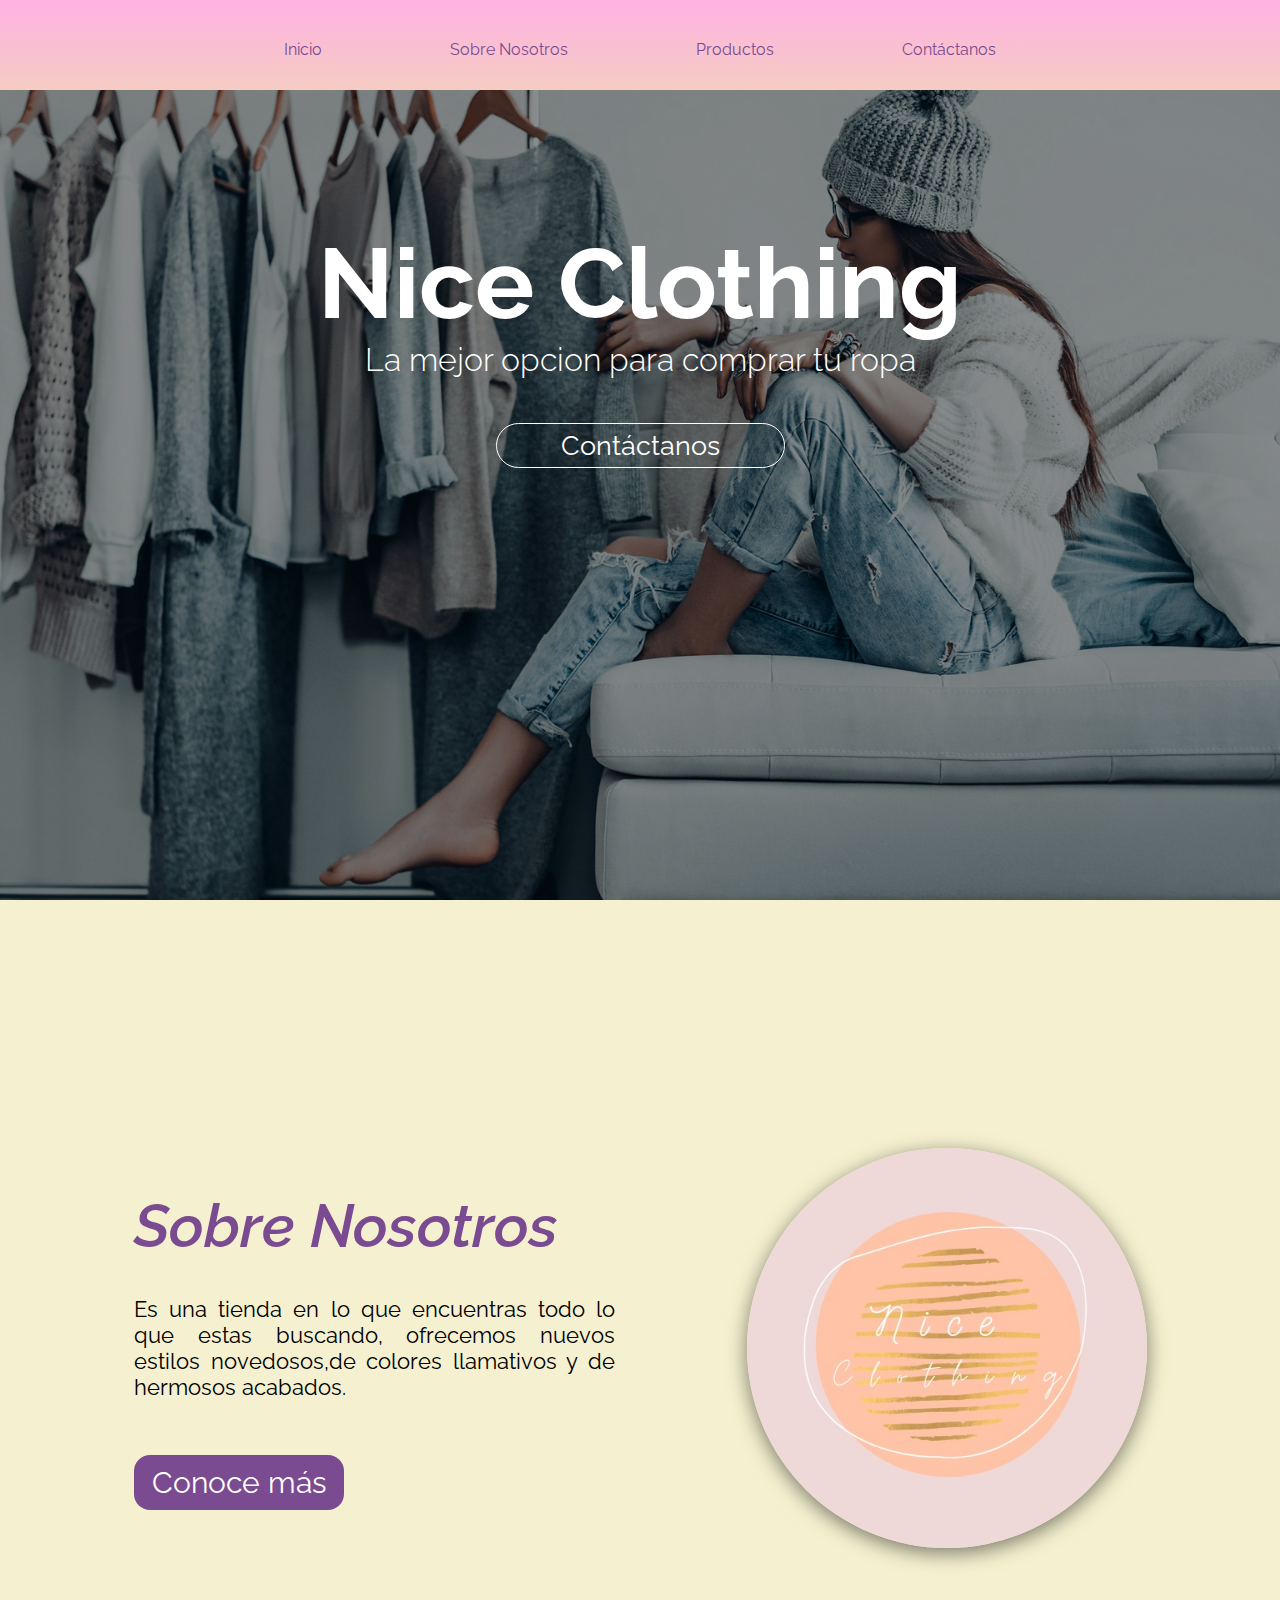
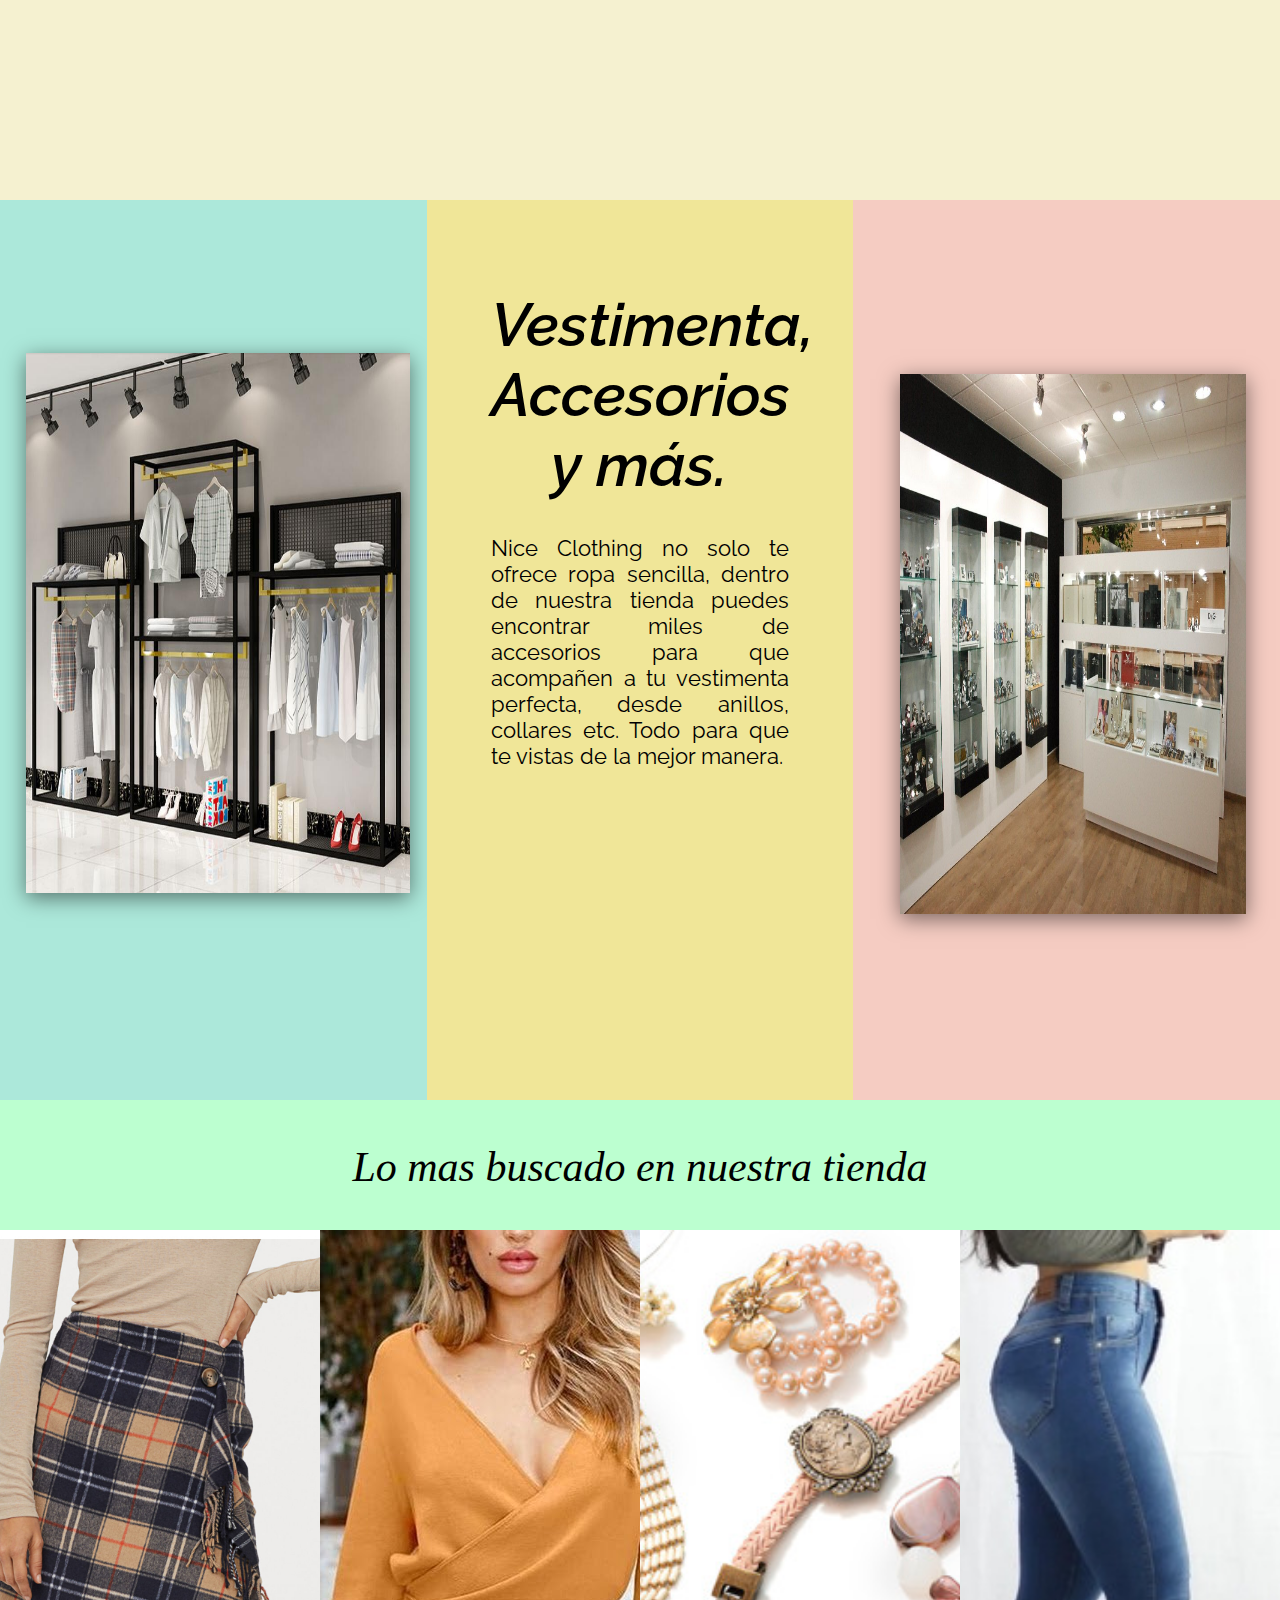
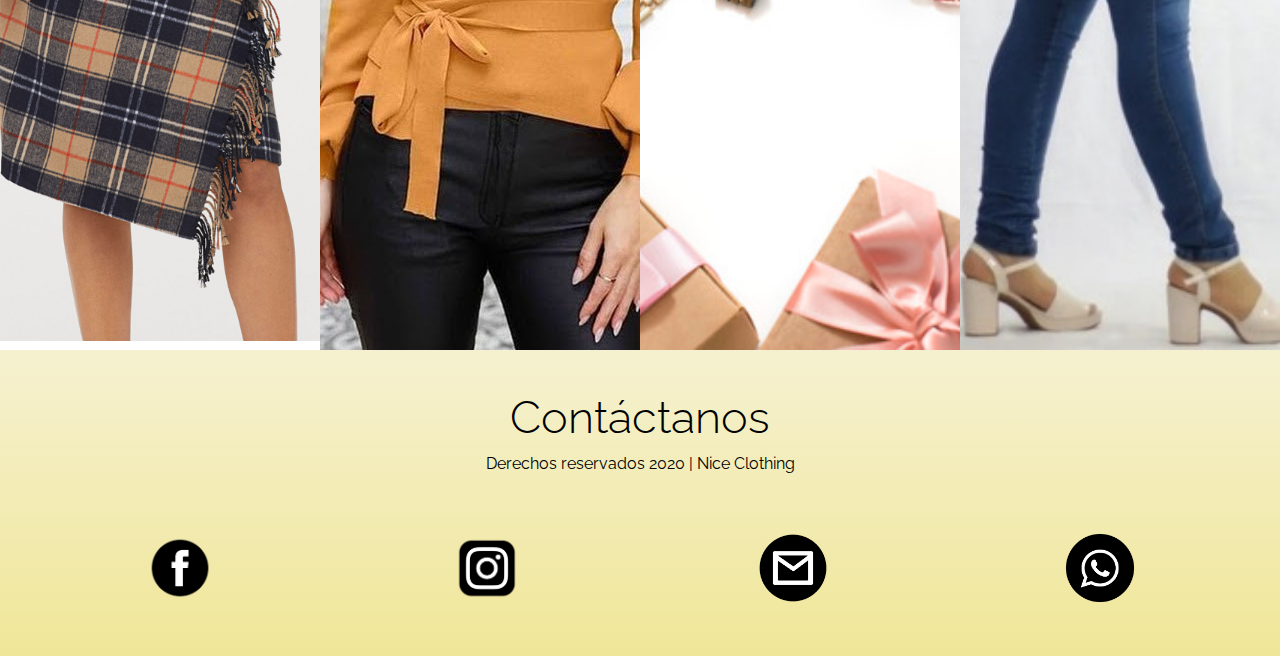
<file: index.html>
<!DOCTYPE html>
<html>
    <head>
        <title> Nice Clothing </title>
        <meta charset="UTF-8" >
        <link rel="stylesheet" type="text/css" href="CSS/menu.css">
        <link rel="stylesheet" type="text/css" href="CSS/index.css">
        <link href="https://fonts.googleapis.com/css2?family=Raleway:wght@100;300;400;700&display=swap" rel="stylesheet">
        <script src="//ajax.googleapis.com/ajax/libs/jquery/1.9.1/jquery.min.js"></script>
        <script>
            $(document).ready(function(){
            $('.hamburger').click(function() {
            $('.hamburger').toggleClass('is-active');
             });
            });
        </script>
    </head>
    <body>
        <div class="header">
            <input type="checkbox" id="btn-menu">
            <label for="btn-menu">
                <div class="hamburger">
                    <div class="_layer -top"></div>
                    <div class="_layer -mid"></div>
                    <div class="_layer -bottom"></div>
                </div>
            </label>
        <nav id="menu">
            <ul>
                <a href="index.html"><li>Inicio</li></a>
                <a href="nosotros.html"><li>Sobre Nosotros</li></a>
                <a href="new.html"><li>Productos</li></a>
                <a href="contactanos.html"><li>Contáctanos</li></a>
            </ul>
        </nav>
        </div>
        <header>
            <div class="textos">
                <h1 class="titulo">Nice Clothing</h1>
                <h3 class="subtitulo">La mejor opcion para comprar tu ropa</h3>
                <a href="contactanos.html" class="boton">Contáctanos</a>
            </div>
    </header>
    <section class="grid">
        <div class="textos-hero">
            <h1 class="weight-600">
                Sobre Nosotros
            </h1><br>
            <p class="parrafo">
                Es una tienda en lo que encuentras todo lo que estas buscando, ofrecemos nuevos estilos novedosos,de colores llamativos y de hermosos acabados.
            </p><br>
            <a href="" class="cta">Conoce más</a>
        </div>
        <div class="img-hero">
            <img src="IMG/Logo.jfif" class ="img">
        </div> 
    </section>
    <article>
    <section class="grid2">
        <div class="img-hero2">
            <img src="IMG/ropa.jpg" class ="img2">
        </div> 
        <div class="textos-hero1">
            <h1 class="weight-600X2">
                Vestimenta, Accesorios y más.
            </h1><br>
            <p class="parrafo1">
                Nice Clothing no solo te ofrece ropa sencilla, dentro de nuestra tienda puedes encontrar miles de accesorios para que acompañen a tu vestimenta perfecta, desde anillos, collares etc. Todo para que te vistas de la mejor manera.
            </p><br>
        </div>
        <div class="textos-hero2">
            <img src="IMG/joyas.jpg" class ="img22">
        </div>
    </section>
    </article>
       <section>
    <div class="label2">
        <p class="texto2">Lo mas buscado en nuestra tienda</p>
    </div>
    <div class="contenedor">
    <div class="carrusel">
        <div class="imagenes-transformables" id="img1" >
            <div class="fade">
                <div class="border-text">
                    Faldas
                </div>
            </div>
        </div>
        <div class="imagenes-transformables" id="img2" >
            <div class="fade">
                <div class="border-text">
                    Blusas
                </div>
            </div>
        </div>
        <div class="imagenes-transformables" id="img3" >
            <div class="fade">
                <div class="border-text">
                    Joyas
                </div>
            </div>
        </div> 
        <div class="imagenes-transformables" id="img4" >
            <div class="fade">
                <div class="border-text">
                    Jeans
                </div>
            </div>
        </div>
   </div>
  </section>
   <footer>
       <div class="gridF">
           <div class="textos-footer">
               <h2 class ="subtitulo2"> Contáctanos </h2>
               <p class="text2">Derechos reservados 2020 | Nice Clothing</p>
           </div>
           <div class="footer-items1">
               <a href="">
                    <img src="IMG/face.png" height="70px" weight="70px">
               </a>
           </div>
           <div class="footer-items2">
                <a href="">
                <img src="IMG/ig.png" height="70px" weight="70px">
                </a>
           </div>
           <div class="footer-items3">
                <a href="">
                <img src="IMG/correo.png" height="80px" weight="80px">
                </a>
           </div>
           <div class="footer-items4">
                <a href="">
                <img src="IMG/wha.png" height="80px" weight="80px">
                </a>
           </div>
       </div>
   </footer>
    </body>
</html>
</file>
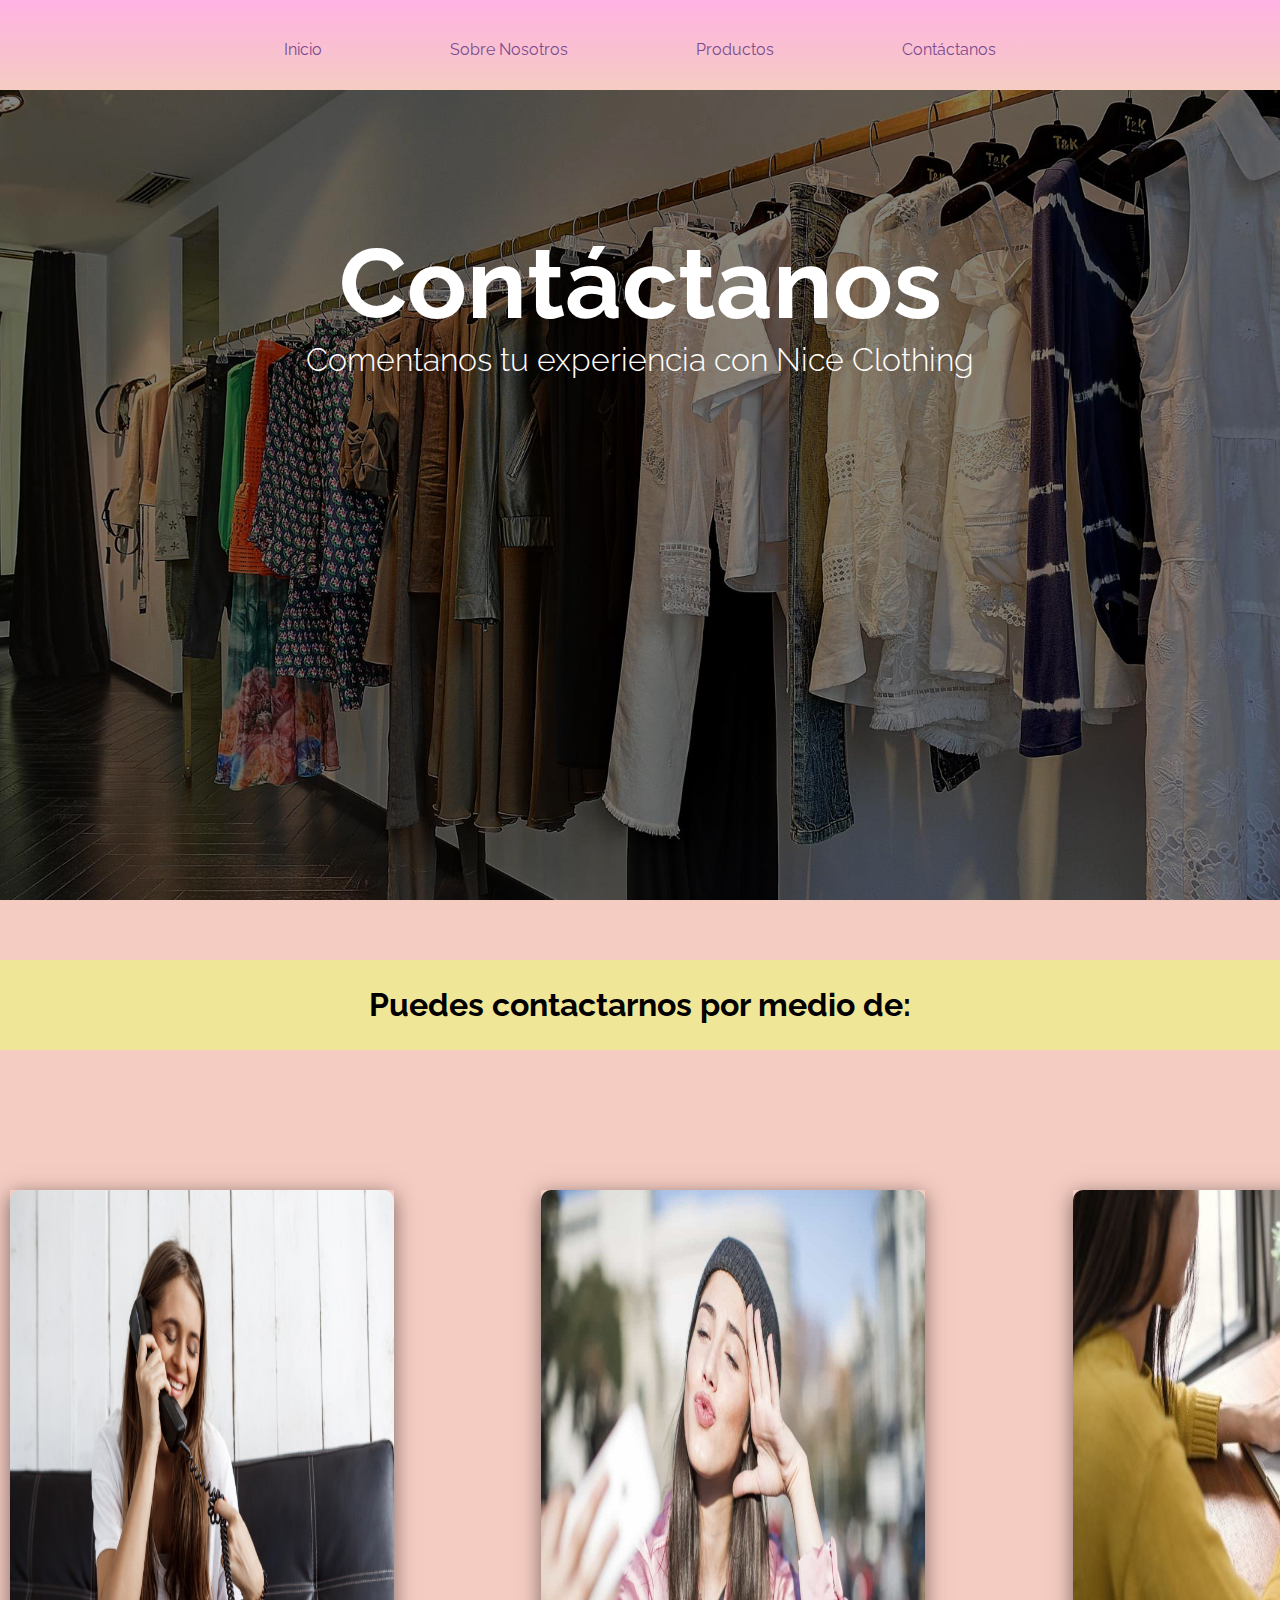
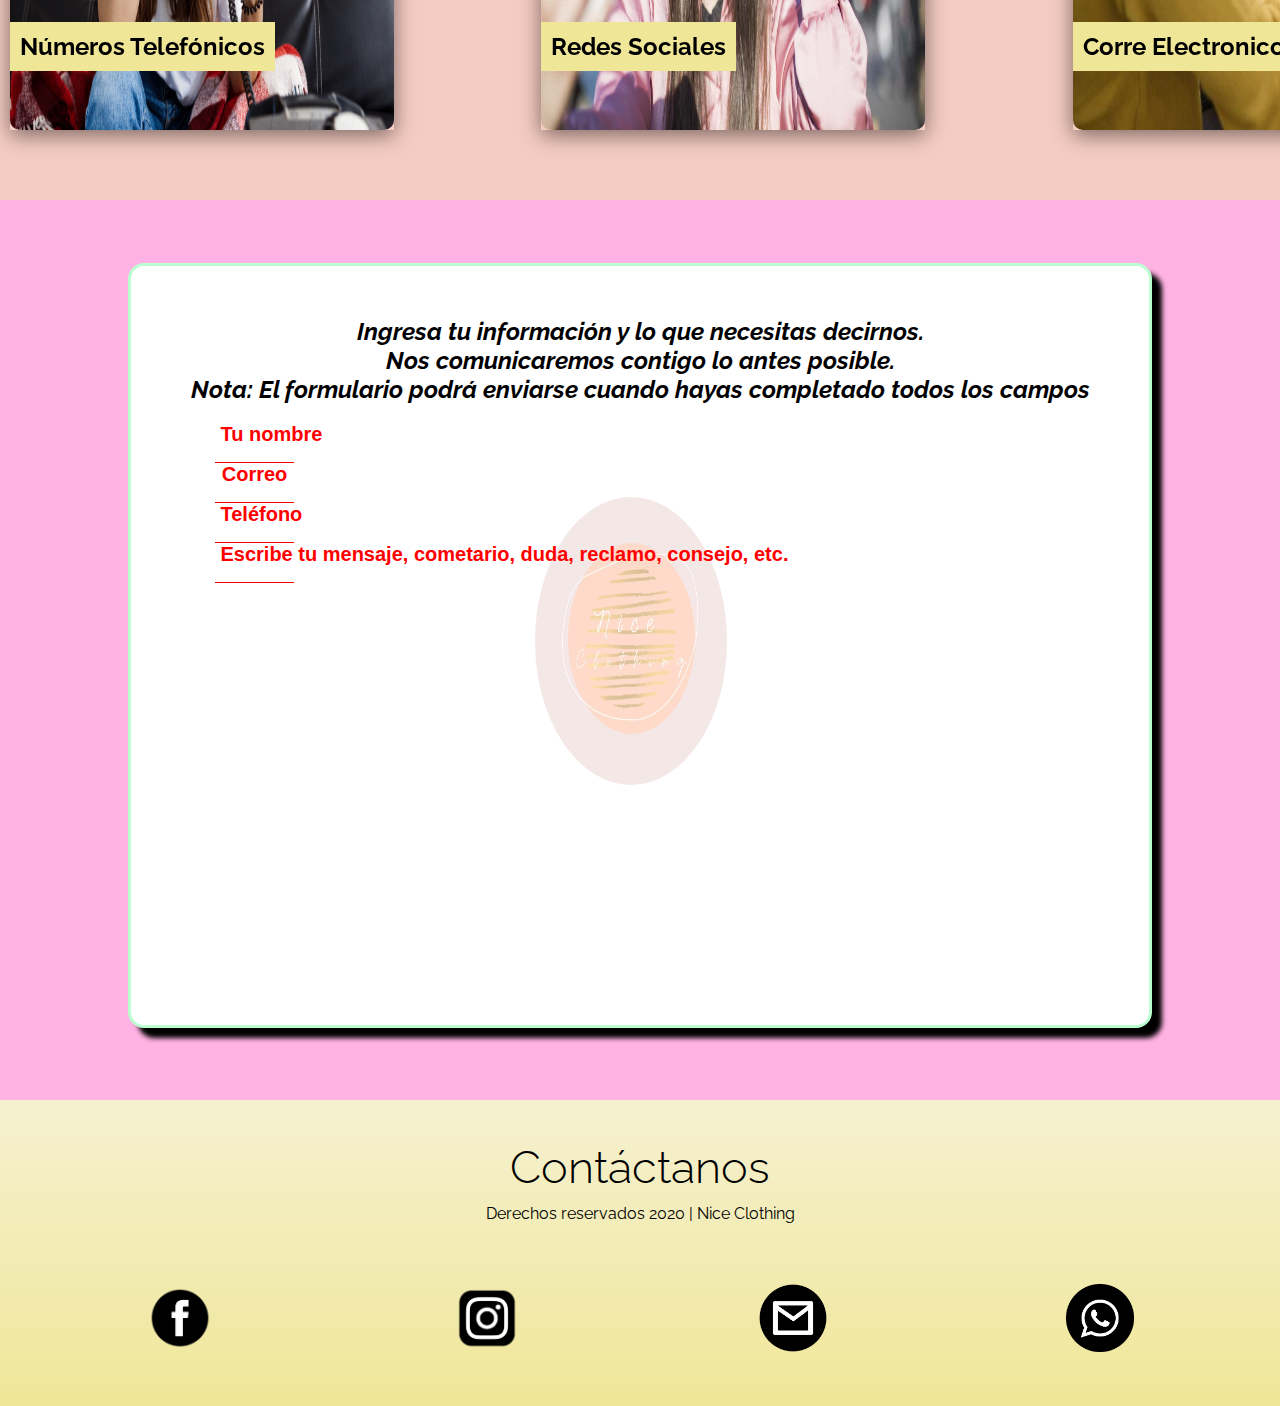
<file: contactanos.html>
<!DOCTYPE html>
<html>
<head>
	<title>.: Contáctanos :.</title>    
<link rel="icon" href="media/ult.png">
	<meta charset="utf-8">
	<link rel="stylesheet" type="text/css" href="CSS/contactanos.css">
	<link rel="stylesheet" href="CSS/menu.css">
        <link href="https://fonts.googleapis.com/css2?family=Raleway:wght@100;300;400;700&display=swap" rel="stylesheet">
        <script src="//ajax.googleapis.com/ajax/libs/jquery/1.9.1/jquery.min.js"></script>
        <script>
            $(document).ready(function(){
	        $('.hamburger').click(function() {
		    $('.hamburger').toggleClass('is-active');
	         });
            });
        </script>
</head>
<body>
<div class="header">
<input type="checkbox" id="btn-menu">
        <label for="btn-menu">
        <div class="hamburger">
	            <div class="_layer -top"></div>
	            <div class="_layer -mid"></div>
	            <div class="_layer -bottom"></div>
            </div>
		</label>
     <nav id="menu">
        <ul>
          <a href="index.html"><li>Inicio</li></a>
          <a href="nosotros.html"><li>Sobre Nosotros</li></a>
          <a href="new.html"><li>Productos</li></a>
          <a href="contactanos.html"><li>Contáctanos</li></a>
        </ul>
      </nav>
</div>
	<header>
        <div class="textos">
            <h1 class="titulo">Contáctanos</h1>
            <h3 class="subtitulo">Comentanos tu experiencia con Nice Clothing</h3>
        </div>
    </header>
    <div class="grid">
    	<h1 id="xd">Puedes contactarnos por medio de:</h1>
    	 <div class="maincontainer" id="x2">
            <div class="back">
                <h2>Numeros Telefonicos</h2>
                <p>Puedes marcarnos a los siguientes numeros para poder comunicarte con nosotros.
                <br><br>2292-0746
               		<br><br>7777-2545
               		<br><br>7802-3025
               		<br><br>6898-2540
               		<br><br>7350-6784
               		<br><br>7780-4520
                </p>
            </div>
            <div class="front">
                <div class="image">
                <img class="flip" src="IMG/card1.jpg">
                <h2>Números Telefónicos</h2>
                </div>
            </div>
        </div>
        <div class="maincontainer" id="x3">
            <div class="back">
                <h2>Redes Sociales</h2>
                <p>Puedes escribirnos a los siguientes redes sociales para comunicarte con nosotros.
                <br><br>Facebook: Nice ClothingSV
               		<br><br>Instagram : @nice_clothingsv	
               		<br><br>Twitter : @NiceClthingSV
               		<br><br>Pinterest: Nice ClothingSV
               		<br><br>Linkedin : Nice ClothingSV
               		<br><br>niceclothing@gmail.com
                </p>
            </div>
            <div class="front">
                <div class="image">
                <img class="flip" src="IMG/card2.jpg">
                <h2>Redes Sociales</h2>
                </div>
            </div>
        </div>
        <div class="maincontainer" id="x4">
            <div class="back">
                <h2>Correo Electronico</h2>
                <p>Puedes escribirnos a los siguientes correos para comunicarte con nosotros.
                <br><br>angelinamolinaSV@gmail.com
               		<br><br>nathalydiazSV@gmail.com	
               		<br><br>fabiolacruzSV@gmail.com
               		<br><br>valeriagarciaSV@gmail.com
               		<br><br>karensibrianSV@gmail.com
               		<br><br>niceclothing@gmail.com
                </p>
            </div>
            <div class="front">
                <div class="image">
                <img class="flip" src="IMG/card3.jpg">
                <h2>Corre Electronico</h2>
                </div>
            </div>
        </div>        
    </div>
    <div class="formulario">
    	<div id="caja">
       <div id="cajaIMG">
        <img src="IMG/Logo.jfif" id="imgFORM">
      </div> 
    	<p class="damn" id="a">Ingresa tu información y lo que necesitas decirnos.</p>
    	<p class="damn" id="b">Nos comunicaremos contigo lo antes posible.</p>
    	<p class="damn" id="c">Nota: El formulario podrá enviarse cuando hayas completado todos los campos</p>
    <form action="index.html" method="post"><br>
      <input type="text" name="name" class="question" id="nme" required autocomplete="off" />
      <label for="nme"><span>Tu nombre</span></label>
      <input type="text" name="mail" class="question" id="mai" required autocomplete="off" />
      <label for="mai"><span>Correo</span></label>
      <input type="text" name="telefono" class="question" id="tel" required autocomplete="off" />
      <label for="tel"><span>Teléfono</span></label>
      <input type="text" name="mensaje" class="question" id="msg" required autocomplete="off" />
      <label for="msg"><span>Escribe tu mensaje, cometario, duda, reclamo, consejo, etc.</span></label>
      <br><input type="submit" value="Enviar" id="submit"/>
    </form>
    </div>
    </div>
    <footer>
       <div class="gridF">
           <div class="textos-footer">
               <h2 class ="subtitulo2"> Contáctanos </h2>
               <p class="text2">Derechos reservados 2020 | Nice Clothing </p>
           </div>
           <div class="footer-items1">
               <a href="">
                    <img src="IMG/face.png" height="70px" weight="70px">
               </a>
           </div>
           <div class="footer-items2">
                <a href="">
                <img src="IMG/ig.png" height="70px" weight="70px">
                </a>
           </div>
           <div class="footer-items3">
                <a href="">
                <img src="IMG/correo.png" height="80px" weight="80px">
                </a>
           </div>
           <div class="footer-items4">
                <a href="">
                <img src="IMG/wha.png" height="80px" weight="80px">
                </a>
           </div>
       </div>
   </footer>
</body>
</html>
</file>
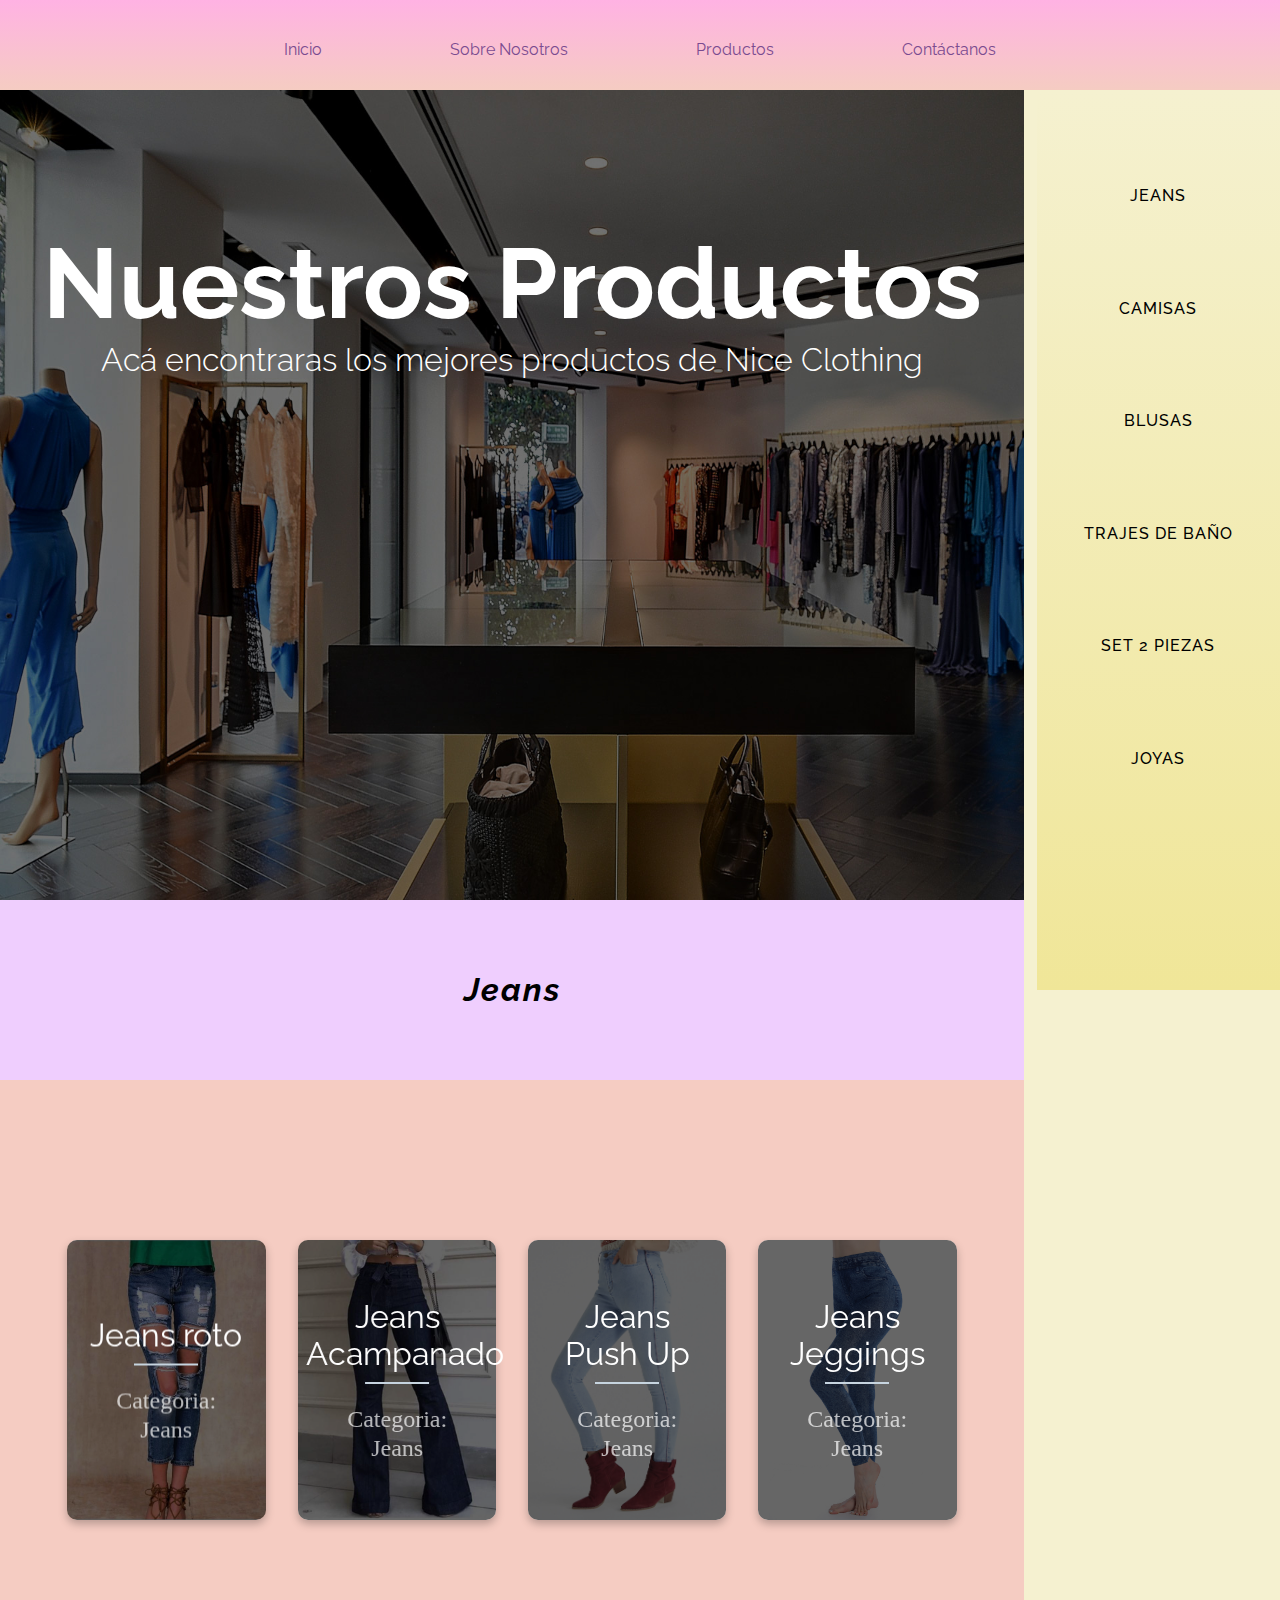
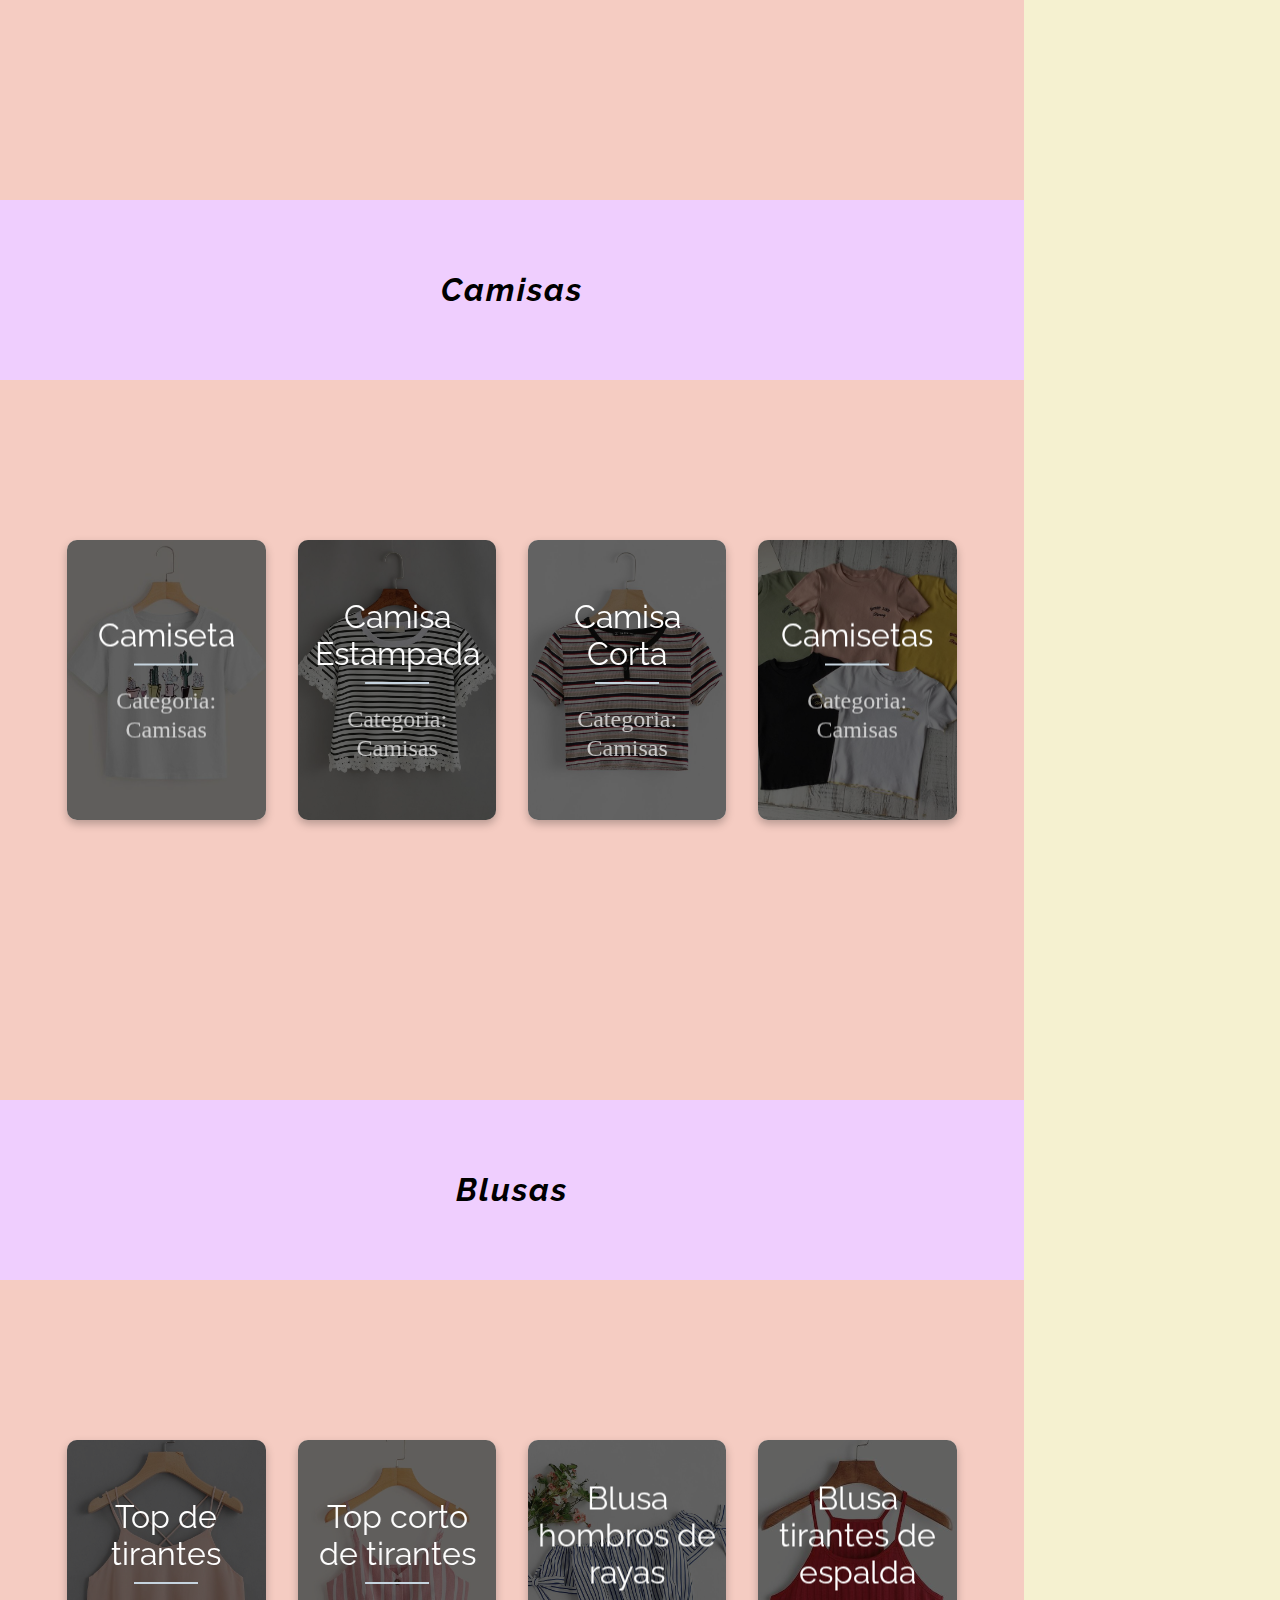
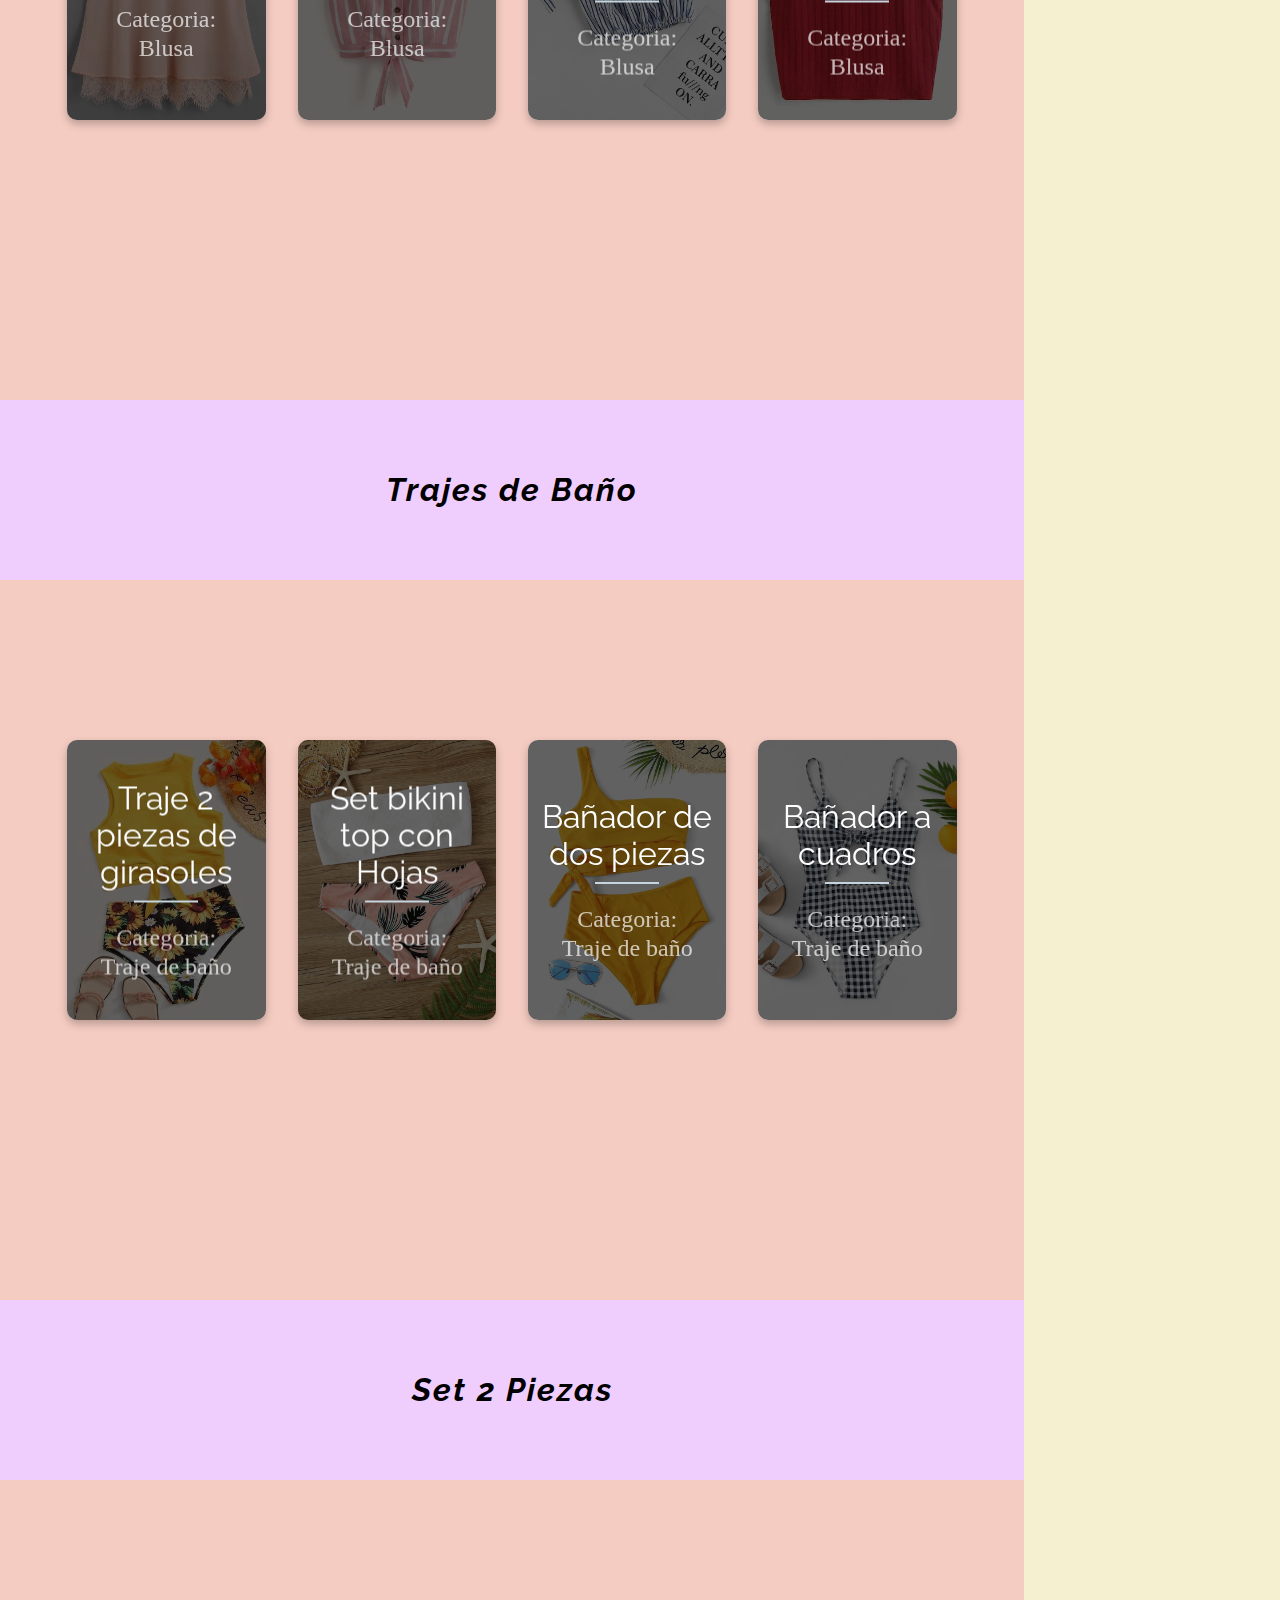
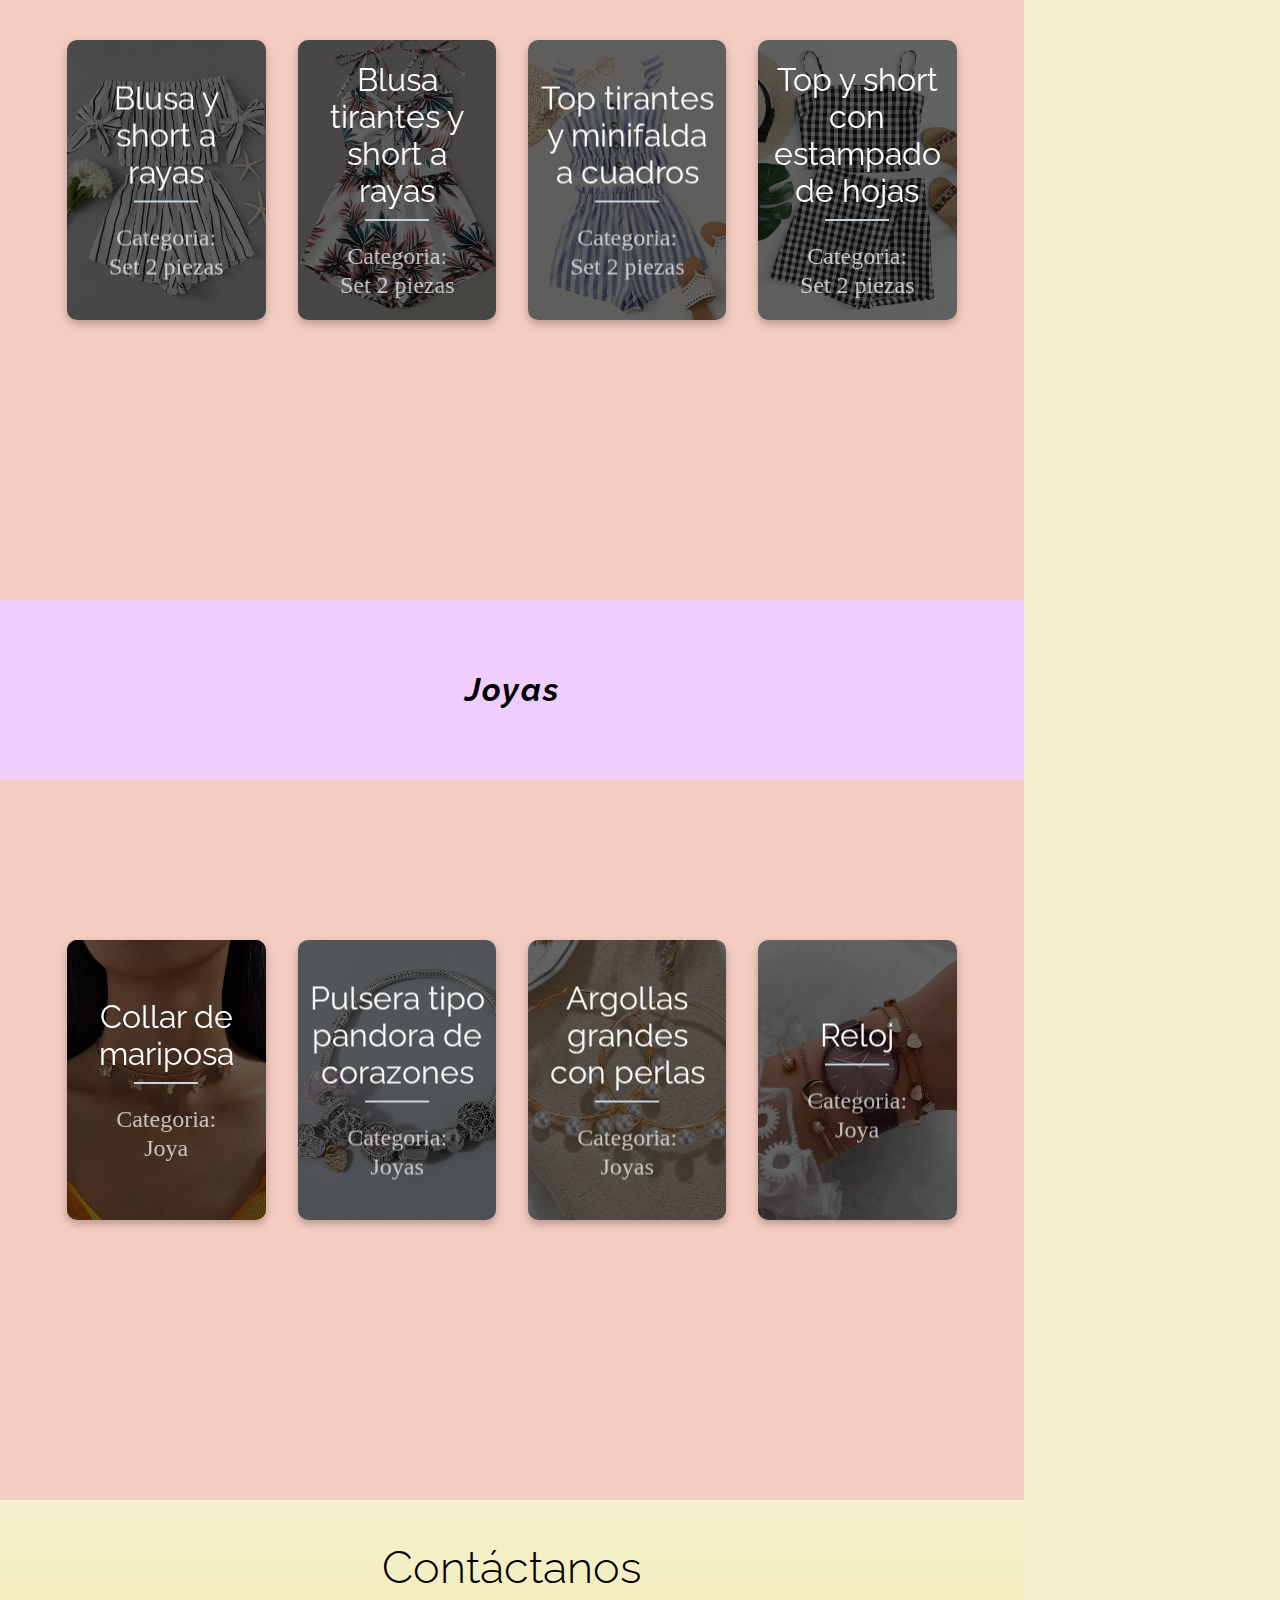
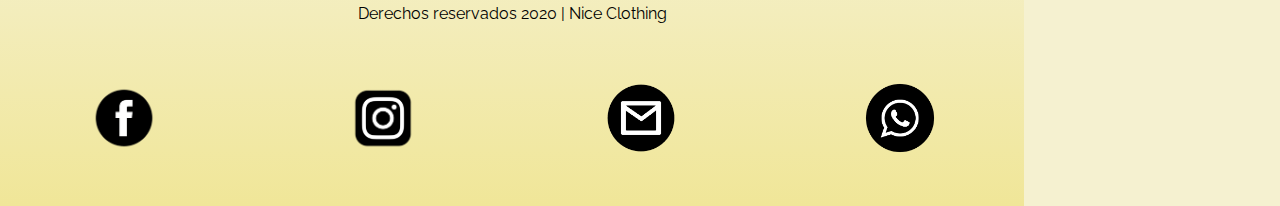
<file: new.html>
<!DOCTYPE html>
<html>
<head>
	<title>.: Productos :.</title>
	<link rel="icon" href="media/ult.png">
	<meta charset="utf-8">
	<link rel="stylesheet" type="text/css" href="CSS/new.css">
	<link rel="stylesheet" href="CSS/menu.css">
	<link rel="icon" href="IMG/cosito.png">
        <link href="https://fonts.googleapis.com/css2?family=Raleway:wght@100;300;400;700&display=swap" rel="stylesheet">
        <script src="//ajax.googleapis.com/ajax/libs/jquery/1.9.1/jquery.min.js"></script>
        <script>
            $(document).ready(function(){
	        $('.hamburger').click(function() {
		    $('.hamburger').toggleClass('is-active');
	         });
            });
        </script>
</head>
<body>
	<div class="header">
<input type="checkbox" id="btn-menu">
        <label for="btn-menu">
        <div class="hamburger">
	            <div class="_layer -top"></div>
	            <div class="_layer -mid"></div>
	            <div class="_layer -bottom"></div>
            </div>
		</label>
     <nav id="menu">
        <ul>
          <a href="index.html"><li>Inicio</li></a>
          <a href="nosotros.html"><li>Sobre Nosotros</li></a>
          <a href="new.html"><li>Productos</li></a>
          <a href="contactanos.html"><li>Contáctanos</li></a>
        </ul>
      </nav>
</div>
<div id="seconMENU">
<ul class="snip1198">
  <li class="item1" ><a  href="#jeans">Jeans</a></li>
  <li class="item2" ><a  href="#camisa">Camisas</a></li>
  <li class="item3" ><a  href="#blusa">Blusas</a></li>
  <li class="item4" ><a  href="#baño">Trajes de baño</a></li>
  <li class="item5" ><a  href="#set">Set 2 piezas</a></li>
  <li class="item6" ><a  href="#joyas">Joyas</a></li>
</ul>
</div>
<header>
        <div class="textos">
            <h1 class="titulo">Nuestros Productos</h1>
            <h3 class="subtitulo">Acá encontraras los mejores productos de Nice Clothing</h3>
        </div>
    </header>
 <div class="wrapper">
 	<h1 class="tit" id="jeans" >Jeans</h1>
<div class="cols">
      <div class="col" ontouchstart="this.classList.toggle('hover');">
        <div class="container">
          <div class="front" style="background-image: url(IMG/product1.jpg)">
            <div class="inner">
              <p>Jeans roto</p>
              <span>Categoria:<br>Jeans</span>
            </div>
          </div>
          <div class="back">
            <div class="inner">
              <p>Jeans Roto<br><br>
              	Precio: $30.00<br>
              	Tallas:<br>
              	S|M|L|XL<br>
              	Colores:<br>
              	Azul|Negro
              </p>
            </div>
          </div>
        </div>
      </div>
      <div class="col" ontouchstart="this.classList.toggle('hover');">
        <div class="container">
          <div class="front" style="background-image:url(IMG/product2.jpg)">
            <div class="inner">
              <p>Jeans Acampanado</p>
              <span>Categoria:<br>Jeans</span>
            </div>
          </div>
          <div class="back">
            <div class="inner">
              <p>Jeans Acampanado<br><br>
              	Precio: $15.00<br>
              	Tallas:<br>
              	M|L|XL<br>
              	Colores:<br>
              	Azul|Negro<br>Blanco
              </p>
            </div>
          </div>
        </div>
      </div>
      <div class="col" ontouchstart="this.classList.toggle('hover');">
        <div class="container">
          <div class="front" style="background-image: url(IMG/product3.jpg)">
            <div class="inner">
              <p>Jeans<br> Push Up</p>
              <span>Categoria: <br> Jeans</span>
            </div>
          </div>
          <div class="back">
            <div class="inner">
              <p>Jeans Push Up<br><br>
              	Precio: $28.00<br>
              	Tallas:<br>
              	S|M|L<br>
              	Colores:<br>
              	Azul|Negro<br>Celeste
              </p>
            </div>
          </div>
        </div>
      </div>
      <div class="col" ontouchstart="this.classList.toggle('hover');">
        <div class="container">
          <div class="front" style="background-image: url(IMG/product4.jpg)">
            <div class="inner">
              <p>Jeans Jeggings</p>
              <span>Categoria: <br> Jeans</span>
            </div>
          </div>
          <div class="back">
            <div class="inner">
              <p>Jeans Jeggings<br><br>
              	Precio: $28.00<br>
              	Tallas:<br>
              	S|M|L<br>
              	Colores:<br>
              	Azul|Negro
              </p>
            </div>
          </div>
        </div>
      </div>
</div>

 </div>

 <div class="wrapper">
 	<h1 class="tit" id="camisa" >Camisas</h1>
<div class="cols">
      <div class="col" ontouchstart="this.classList.toggle('hover');">
        <div class="container">
          <div class="front" style="background-image: url(IMG/camisa1.jpg)">
            <div class="inner">
              <p>Camiseta</p>
              <span>Categoria:<br>Camisas</span>
            </div>
          </div>
          <div class="back">
            <div class="inner">
              <p>Camiseta<br><br>
              	Precio: $7.00<br>
              	Tallas:<br>
              	X|XS|S|M|L|XL<br>
              	Colores:<br>
              	Blanco|Negro
              </p>
            </div>
          </div>
        </div>
      </div>
      <div class="col" ontouchstart="this.classList.toggle('hover');">
        <div class="container">
          <div class="front" style="background-image:url(IMG/camisa2.jpg)">
            <div class="inner">
              <p>Camisa Estampada</p>
              <span>Categoria:<br>Camisas</span>
            </div>
          </div>
          <div class="back">
            <div class="inner">
              <p>Camisa Estampada<br><br>
              	Precio: $12.00<br>
              	Tallas:<br>
              	X|XS|S|M|L<br>
              	Colores:<br>
              	Unico
              </p>
            </div>
          </div>
        </div>
      </div>
      <div class="col" ontouchstart="this.classList.toggle('hover');">
        <div class="container">
          <div class="front" style="background-image: url(IMG/camisa3.jpg)">
            <div class="inner">
              <p>Camisa Corta</p>
              <span>Categoria: <br> Camisas</span>
            </div>
          </div>
          <div class="back">
            <div class="inner">
              <p>Camsia corta<br><br>
              	Precio: $10.00<br>
              	Tallas:<br>
              	X|S|XS|M<br>
              	Colores:<br>
              	Amarilla|Blanca
              </p>
            </div>
          </div>
        </div>
      </div>
      <div class="col" ontouchstart="this.classList.toggle('hover');">
        <div class="container">
          <div class="front" style="background-image: url(IMG/camisa4.jpg)">
            <div class="inner">
              <p>Camisetas</p>
              <span>Categoria: <br> Camisas</span>
            </div>
          </div>
          <div class="back">
            <div class="inner">
              <p>Camisetas<br><br>
              	Precio: $8.00<br>
              	Tallas:<br>
              	X|XS|S|M<br>
              	Colores:<br>
              	Rosa|Negro|Verde<br>
              	Blanco|Amarillo
              </p>
            </div>
          </div>
        </div>
      </div>
</div>

 </div>


<div class="wrapper">
 	<h1 class="tit" id="blusa" >Blusas</h1>
<div class="cols">
      <div class="col" ontouchstart="this.classList.toggle('hover');">
        <div class="container">
          <div class="front" style="background-image: url(IMG/blusa1.jpg)">
            <div class="inner">
              <p>Top de tirantes</p>
              <span>Categoria:<br>Blusa</span>
            </div>
          </div>
          <div class="back">
            <div class="inner">
              <p>Top de tirantes<br><br>
              	Precio: $12.00<br>
              	Tallas:<br>
              	S|XS|M|L|XL<br>
              	Colores:<br>
              	Blanco|Negro
              </p>
            </div>
          </div>
        </div>
      </div>
      <div class="col" ontouchstart="this.classList.toggle('hover');">
        <div class="container">
          <div class="front" style="background-image:url(IMG/blusa2.jpg)">
            <div class="inner">
              <p>Top corto de tirantes</p>
              <span>Categoria:<br>Blusa</span>
            </div>
          </div>
          <div class="back">
            <div class="inner">
              <p>Top corto de tirantes<br><br>
              	Precio: $15.00<br>
              	Tallas:<br>
              	X|XS|S|M<br>
              	Colores:<br>
              	Blanco|Negro<br>Amarillo
              </p>
            </div>
          </div>
        </div>
      </div>
      <div class="col" ontouchstart="this.classList.toggle('hover');">
        <div class="container">
          <div class="front" style="background-image: url(IMG/blusa3.jpg)">
            <div class="inner">
              <p>Blusa hombros de rayas</p>
              <span>Categoria: <br> Blusa</span>
            </div>
          </div>
          <div class="back">
            <div class="inner">
              <p>Blusa hombros de rayas<br><br>
              	Precio: $12.00<br>
              	Tallas:<br>
              	X|XS|S|M|L<br>
              	Colores:<br>
              	Negro|Rojo
              </p>
            </div>
          </div>
        </div>
      </div>
      <div class="col" ontouchstart="this.classList.toggle('hover');">
        <div class="container">
          <div class="front" style="background-image: url(IMG/blusa4.jpg)">
            <div class="inner">
              <p>Blusa tirantes de espalda</p>
              <span>Categoria: <br> Blusa</span>
            </div>
          </div>
          <div class="back">
            <div class="inner">
              <p>Blusa tirantes de espalda<br><br>
              	Precio: $12.00<br>
              	Tallas:<br>
              	X|XS|S|M<br>
              	Colores:<br>
              	Azul|Negro<br>Blanco
              </p>
            </div>
          </div>
        </div>
      </div>
</div>

 </div>
 <div class="wrapper">
 	<h1 class="tit" id="baño" >Trajes de Baño</h1>
<div class="cols">
      <div class="col" ontouchstart="this.classList.toggle('hover');">
        <div class="container">
          <div class="front" style="background-image: url(IMG/baño1.jpg)">
            <div class="inner">
              <p>Traje 2 piezas de girasoles</p>
              <span>Categoria:<br>Traje de baño</span>
            </div>
          </div>
          <div class="back">
            <div class="inner">
              <p>Traje 2 piezas de girasoles<br><br>
              	Precio: $19.99<br>
              	Tallas:<br>
              	S|M<br>
              	Colores:<br>
              	Único
              </p>
            </div>
          </div>
        </div>
      </div>
      <div class="col" ontouchstart="this.classList.toggle('hover');">
        <div class="container">
          <div class="front" style="background-image:url(IMG/baño2.jpg)">
            <div class="inner">
              <p>Set bikini top con Hojas</p>
              <span>Categoria:<br>Traje de baño</span>
            </div>
          </div>
          <div class="back">
            <div class="inner">
              <p>Set bikini top con Hojas<br><br>
              	Precio: $15.00<br>
              	Tallas:<br>
              	X|S|M|L<br>
              	Colores:<br>
              	Único
              </p>
            </div>
          </div>
        </div>
      </div>
      <div class="col" ontouchstart="this.classList.toggle('hover');">
        <div class="container">
          <div class="front" style="background-image: url(IMG/baño3.jpg)">
            <div class="inner">
              <p>Bañador de dos piezas</p>
              <span>Categoria: <br>Traje de baño</span>
            </div>
          </div>
          <div class="back">
            <div class="inner">
              <p>Bañador de dos piezas<br><br>
              	Precio: $24.00<br>
              	Tallas:<br>
              	X|S|M|L<br>
              	Colores:<br>
              	Rojo|Negro<br>Amarillo
              </p>
            </div>
          </div>
        </div>
      </div>
      <div class="col" ontouchstart="this.classList.toggle('hover');">
        <div class="container">
          <div class="front" style="background-image: url(IMG/baño4.jpg)">
            <div class="inner">
              <p>Bañador a cuadros</p>
              <span>Categoria: <br>Traje de baño</span>
            </div>
          </div>
          <div class="back">
            <div class="inner">
              <p>Bañador a cuadros<br><br>
              	Precio: $26.00<br>
              	Tallas:<br>
              	X|M|L|XL<br>
              	Colores:<br>
              	Único
              </p>
            </div>
          </div>
        </div>
      </div>
</div>

 </div>


 <div class="wrapper">
 	<h1 class="tit" id="set" >Set 2 Piezas</h1>
<div class="cols">
      <div class="col" ontouchstart="this.classList.toggle('hover');">
        <div class="container">
          <div class="front" style="background-image: url(IMG/set1.jpg)">
            <div class="inner">
              <p>Blusa y short a rayas</p>
              <span>Categoria:<br>Set 2 piezas</span>
            </div>
          </div>
          <div class="back">
            <div class="inner">
              <p>Blusa y short a rayas<br><br>
              	Precio: $22.00<br>
              	Tallas:<br>
              	S|XS|M|L|XL<br>
              	Colores:<br>
              	Azul|Rojo
              </p>
            </div>
          </div>
        </div>
      </div>
      <div class="col" ontouchstart="this.classList.toggle('hover');">
        <div class="container">
          <div class="front" style="background-image:url(IMG/set2.jpg)">
            <div class="inner">
              <p>Blusa tirantes y short a rayas</p>
              <span>Categoria:<br>Set 2 piezas</span>
            </div>
          </div>
          <div class="back">
            <div class="inner">
              <p>Blusa tirantes y short a rayas<br><br>
              	Precio: $24.00<br>
              	Tallas:<br>
              	S|XS|M<br>
              	Colores:<br>
              	Rosa|Rojo|Negro
              </p>
            </div>
          </div>
        </div>
      </div>
      <div class="col" ontouchstart="this.classList.toggle('hover');">
        <div class="container">
          <div class="front" style="background-image: url(IMG/set3.jpg)">
            <div class="inner">
              <p>Top tirantes y minifalda a cuadros</p>
              <span>Categoria: <br>Set 2 piezas</span>
            </div>
          </div>
          <div class="back">
            <div class="inner">
              <p>Top tirantes y minifalda a cuadros<br><br>
              	Precio: $15.00<br>
              	Tallas:<br>
              	S|M<br>
              	Colores:<br>
              	Rojo
              </p>
            </div>
          </div>
        </div>
      </div>
      <div class="col" ontouchstart="this.classList.toggle('hover');">
        <div class="container">
          <div class="front" style="background-image: url(IMG/set4.jpg)">
            <div class="inner">
              <p>Top y short con estampado de hojas</p>
              <span>Categoria: <br>Set 2 piezas</span>
            </div>
          </div>
          <div class="back">
            <div class="inner">
              <p>Top y short con estampado de hojas<br><br>
              	Precio: $25.00<br>
              	Tallas:<br>
              	S|M|L<br>
              	Colores:<br>
              	Único
              </p>
            </div>
          </div>
        </div>
      </div>
</div>

 </div>



 <div class="wrapper">
 	<h1 class="tit" id="joyas" >Joyas</h1>
<div class="cols">
      <div class="col" ontouchstart="this.classList.toggle('hover');">
        <div class="container">
          <div class="front" style="background-image: url(IMG/joya1.jpg)">
            <div class="inner">
              <p>Collar de mariposa</p>
              <span>Categoria:<br>Joya</span>
            </div>
          </div>
          <div class="back">
            <div class="inner">
              <p>Collar de mariposa<br><br>
              	Precio: $10.00<br>
              </p>
            </div>
          </div>
        </div>
      </div>
      <div class="col" ontouchstart="this.classList.toggle('hover');">
        <div class="container">
          <div class="front" style="background-image:url(IMG/joya2.jpg)">
            <div class="inner">
              <p>Pulsera tipo pandora de corazones</p>
              <span>Categoria:<br>Joyas</span>
            </div>
          </div>
          <div class="back">
            <div class="inner">
              <p>Pulsera tipo pandora de corazones<br><br>
              	Precio: $15.00<br>
              </p>
            </div>
          </div>
        </div>
      </div>
      <div class="col" ontouchstart="this.classList.toggle('hover');">
        <div class="container">
          <div class="front" style="background-image: url(IMG/joya3.jpg)">
            <div class="inner">
              <p>Argollas grandes con perlas</p>
              <span>Categoria: <br>Joyas</span>
            </div>
          </div>
          <div class="back">
            <div class="inner">
              <p>Argollas grandes con perlas<br><br>
              	Precio: $12.00<br>
              </p>
            </div>
          </div>
        </div>
      </div>
      <div class="col" ontouchstart="this.classList.toggle('hover');">
        <div class="container">
          <div class="front" style="background-image: url(IMG/joya4.jpg)">
            <div class="inner">
              <p>Reloj</p>
              <span>Categoria: <br>Joya</span>
            </div>
          </div>
          <div class="back">
            <div class="inner">
              <p>Reloj<br><br>
              	Precio: $19.99<br>
              	Colores:<br>
              	Negro|Rosado
              </p>
            </div>
          </div>
        </div>
      </div>
</div>

 </div>
 <footer>
       <div class="gridF">
           <div class="textos-footer">
               <h2 class ="subtitulo2"> Contáctanos </h2>
               <p class="text2">Derechos reservados 2020 | Nice Clothing</p>
           </div>
           <div class="footer-items1">
               <a href="">
                    <img src="IMG/face.png" height="70px" weight="70px">
               </a>
           </div>
           <div class="footer-items2">
                <a href="">
                <img src="IMG/ig.png" height="70px" weight="70px">
                </a>
           </div>
           <div class="footer-items3">
                <a href="">
                <img src="IMG/correo.png" height="80px" weight="80px">
                </a>
           </div>
           <div class="footer-items4">
                <a href="">
                <img src="IMG/wha.png" height="80px" weight="80px">
                </a>
           </div>
       </div>
   </footer>
</body>
</html>
</file>
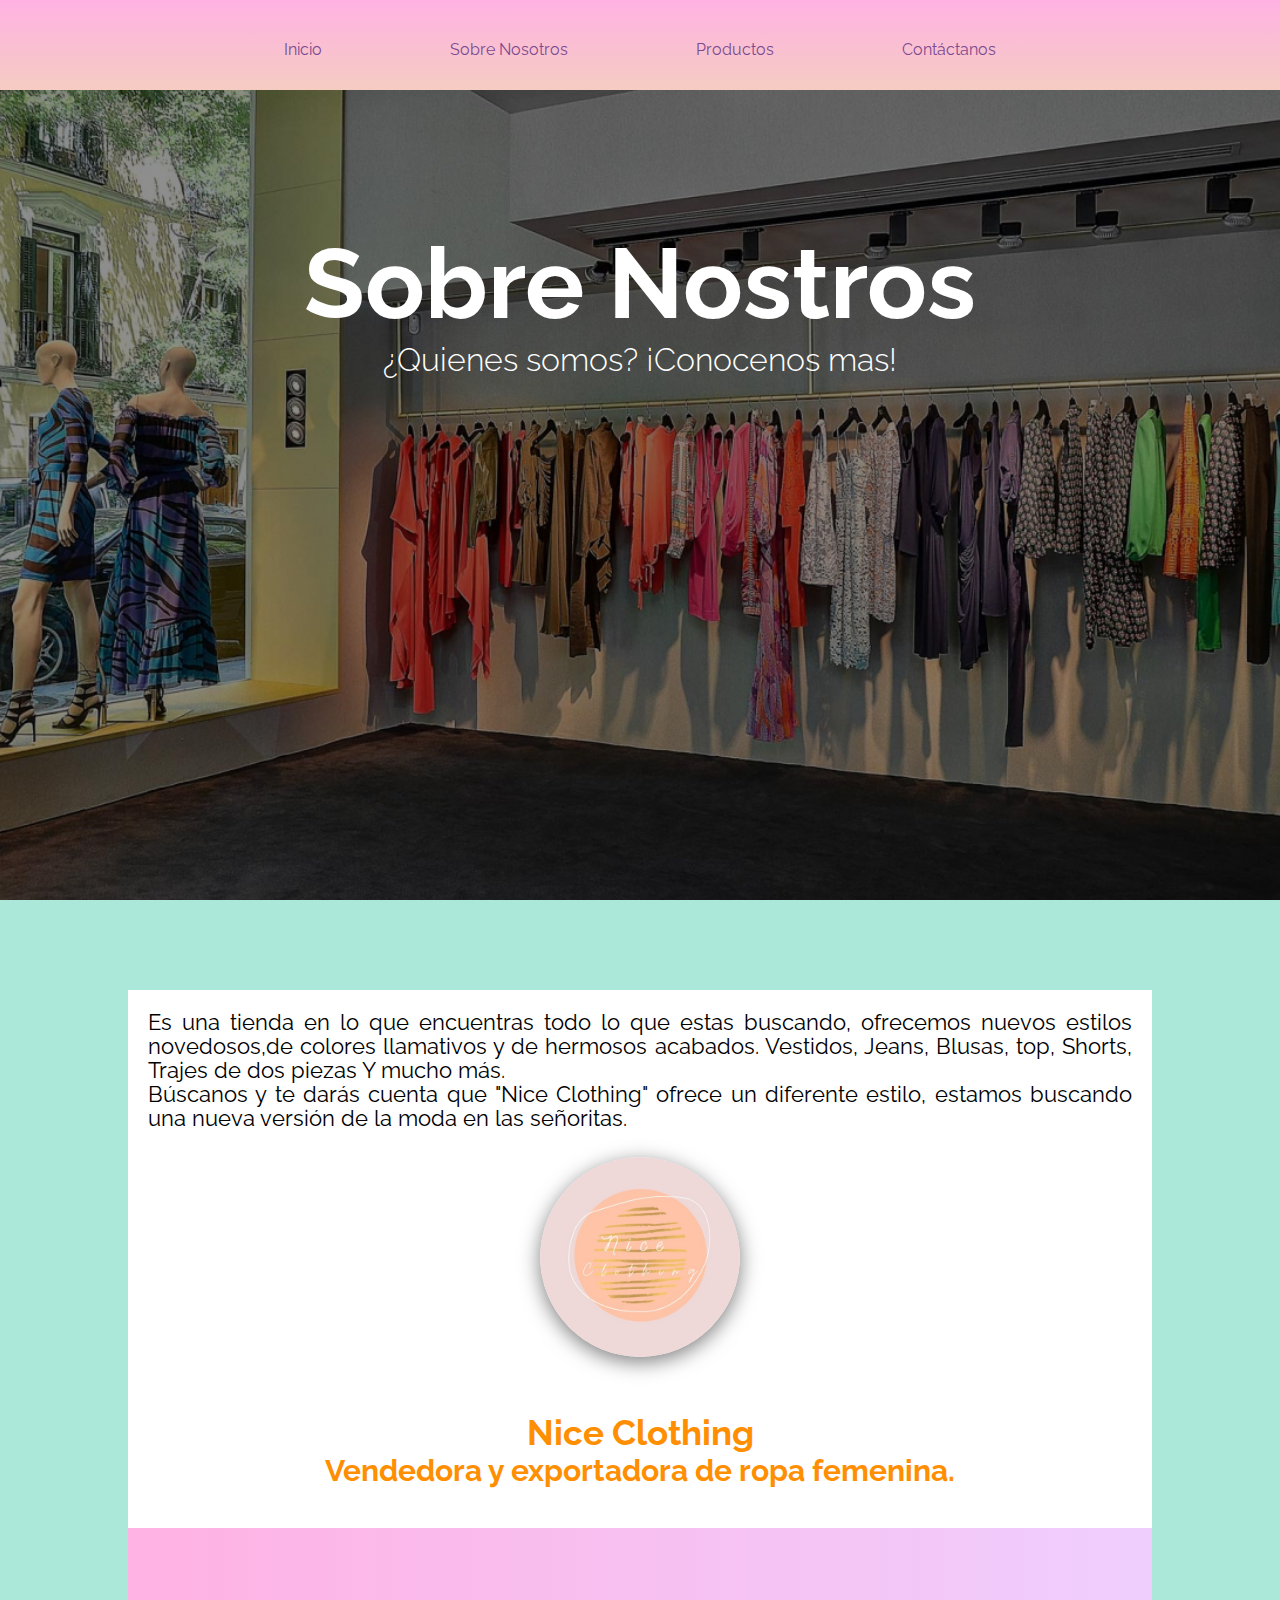
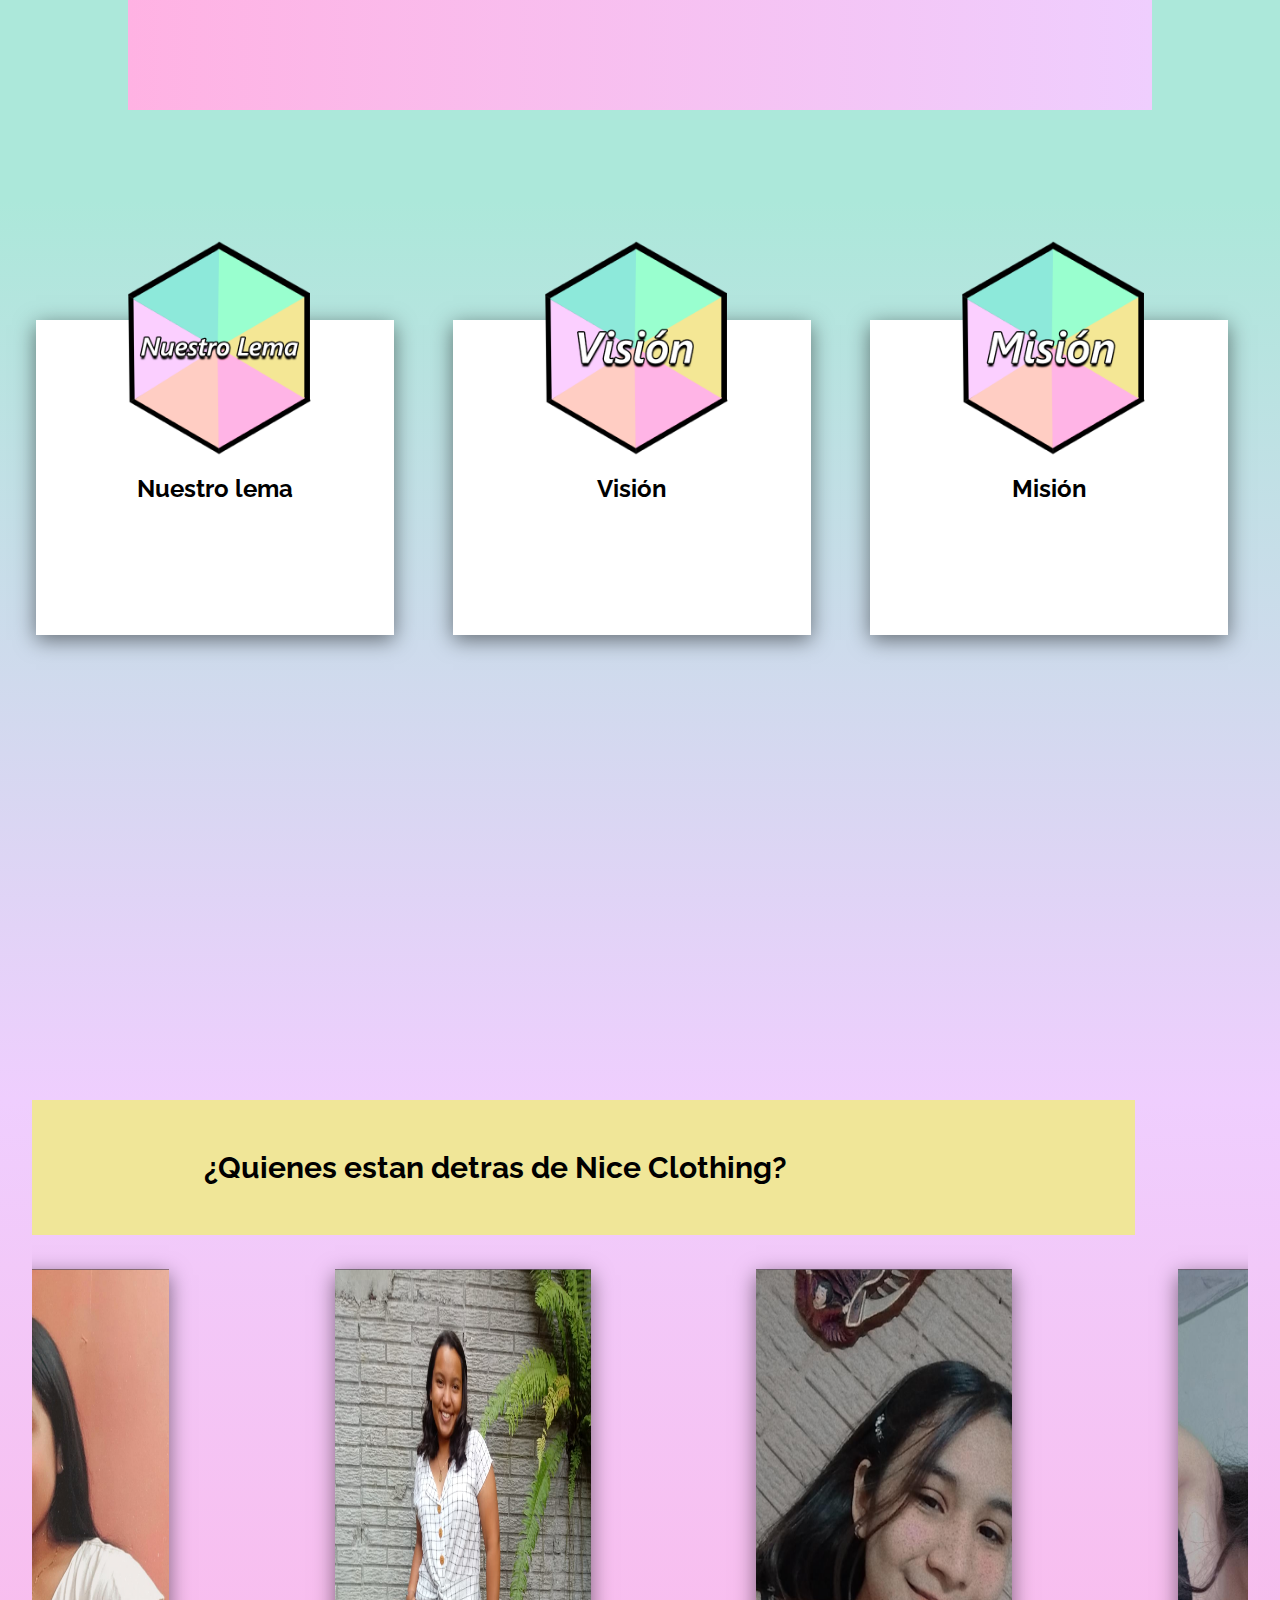
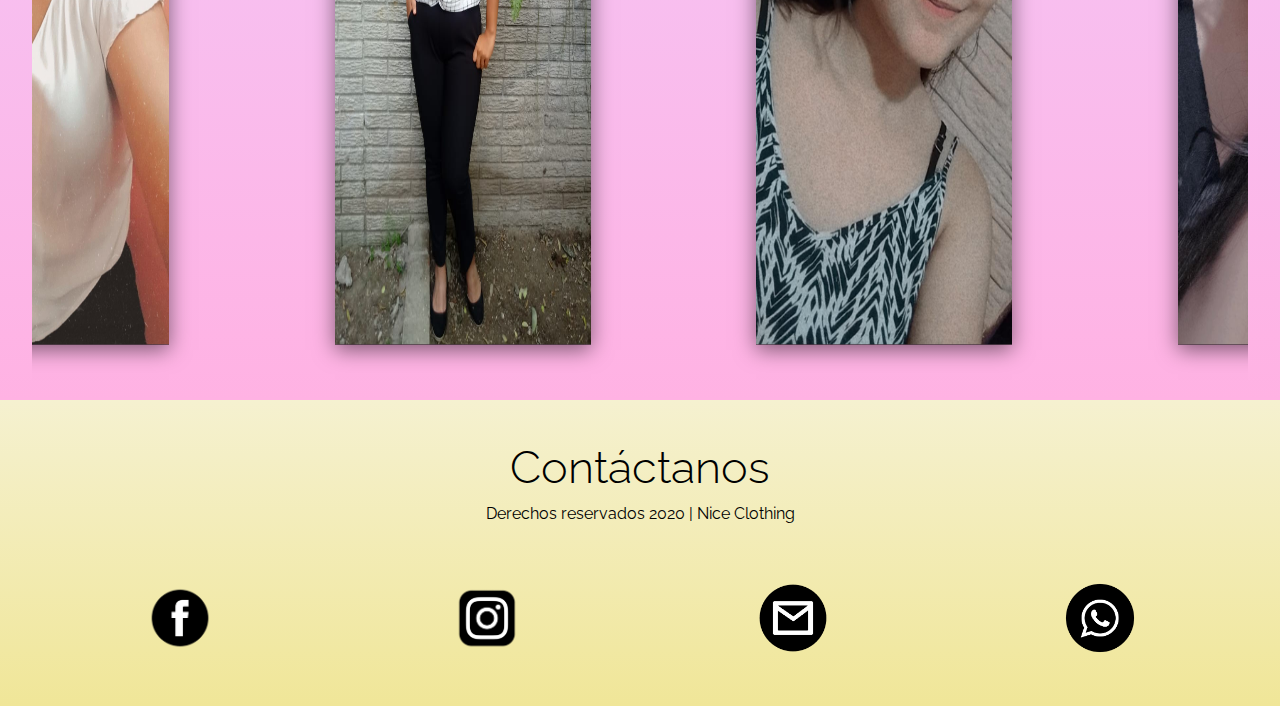
<file: nosotros.html>
<!DOCTYPE html>
<html>
<head>
	<meta charset="utf-8">
  <title>.: Sobre Nosotros :.</title>    
<link rel="icon" href="media/ult.png">
	<link rel="stylesheet" type="text/css" href="CSS/nosotros.css">
	<link rel="stylesheet" href="CSS/menu.css">
        <link href="https://fonts.googleapis.com/css2?family=Raleway:wght@100;300;400;700&display=swap" rel="stylesheet">
        <script src="//ajax.googleapis.com/ajax/libs/jquery/1.9.1/jquery.min.js"></script>
        <script>
            $(document).ready(function(){
	        $('.hamburger').click(function() {
		    $('.hamburger').toggleClass('is-active');
	         });
            });
        </script>
</head>
<body>
	<div class="header">
<input type="checkbox" id="btn-menu">
        <label for="btn-menu">
        <div class="hamburger">
	            <div class="_layer -top"></div>
	            <div class="_layer -mid"></div>
	            <div class="_layer -bottom"></div>
            </div>
		</label>
    <nav id="menu">
        <ul>
          <a href="index.html"><li>Inicio</li></a>
          <a href="nosotros.html"><li>Sobre Nosotros</li></a>
          <a href="new.html"><li>Productos</li></a>
          <a href="contactanos.html"><li>Contáctanos</li></a>
        </ul>
      </nav>
</div>
	<header>
        <div class="textos">
            <h1 class="titulo">Sobre Nostros</h1>
            <h3 class="subtitulo">¿Quienes somos? ¡Conocenos mas!</h3>
        </div>
    </header>
   <div class="testimotionals">
  <div class="card">
    <div class="layer">
      
    </div>
    <div class="content">
      <p>Es una tienda en lo que encuentras todo lo que estas buscando, ofrecemos nuevos estilos novedosos,de colores llamativos y de hermosos acabados.
Vestidos, Jeans, Blusas, top, Shorts, Trajes de dos piezas
Y mucho más.
<br>
Búscanos y te darás cuenta que "Nice Clothing" ofrece un diferente estilo, estamos buscando una nueva versión de la moda en las señoritas. </p>
      <div class="image">
        <img id="imgPRIN" src="IMG/Logo.jfif" alt="">
      </div>
      <br>
      <div class="details">
        <h2 id="XD"> Nice Clothing <br></h2>
        <span>Vendedora y exportadora de ropa femenina.</span>
      </div>
    </div>
  </div>
</div>
<article>
	<div class="contenedor">
		<div class="tarjeta" id="tar1">
			<div class="imgBx">
				<img src="IMG/lema.png" alt="img">
			</div>
			<div class="contenido">
				<h2>Nuestro lema</h2>
				<p>Always dress like is the best day of your life
"Vístete siempre como si fuera el mejor día de tu vida"
<br><br>
Ayudar a las mujeres a encontrar estilos que se adapten a todas sus personalidades y estados de ánimo únicos. Además, siempre trabajando para proporcionar un mayor placer estético, una mejor calidad de vida y un servicio más impresionante en todas nuestras marcas y productos.</p>
			</div>
		</div>
		<div class="tarjeta" id="tar2">
			<div class="imgBx">
				<img src="IMG/vision.png" alt="img">
			</div>
			<div class="contenido">
				<h2>Visión</h2>
				<p>Ser una empresa líder en el mercado de la moda, a través de personal capacitado y mediante el uso de la innovación de las instalaciones de la empresa para brindar satisfacción a nuestros clientes con conceptos de moda revolucionaria y así llegar la mejor en servicio, estilo y calidad.</p>
			</div>
		</div>
		<div class="tarjeta" id="tar3">
			<div class="imgBx">
				<img src="IMG/mision.png" alt="img">   
			</div>
			<div class="contenido">
				<h2>Misión</h2>
				<p> Garantizar que nuestros clientes tengan la experiencia de compra más agradable mientras estén en nuestra tienda para crear relaciones duraderas. Además de proporcionar a los clientes ropa moderna y de alta calidad con la esperanza de tener la ventaja competitiva.</p>
			</div>
		</div>
	</div>
</article>
 <article id="contt">
<section>
	<div class="tituloWORK">
		<h1 class="XD2">¿Quienes estan detras de Nice Clothing?</h1>
	</div>
	<div class="cardN" id="x1">
    <div class="image">
      <img src="IMG/traba1.jfif"/>
    </div>
    <div class="details">
      <div class="center">
        <h1>Angela Molina<br><span>Gerente de Recursos Humanos</span></h1>
        <p>Función: Planear, coodinar y supervisar las actividades profecionales.</p>
        <ul>
          <li><a href="#"><img src="IMG/face.png" width="25px" height="30px"></a></li>
          <li><a href="#"><img src="IMG/ig.png" width="28px" height="30px"></a></li>
          <li><a href="#"><img src="IMG/wha.png" width="32px" height="32px"></a></li>
        </ul>
      </div>
    </div>
  </div>
  <div class="cardN" id="x2">
    <div class="image">
      <img src="IMG/traba2.jfif"/>
    </div>
    <div class="details">
      <div class="center">
        <h1>Nathaly Díaz<br><span>Ejecutivo de ventas</span></h1>
        <p>Función: Optimizar los resultados de las ventas de la organización.</p>
        <ul>
          <li><a href="#"><img src="IMG/face.png" width="25px" height="30px"></a></li>
          <li><a href="#"><img src="IMG/ig.png" width="28px" height="30px"></a></li>
          <li><a href="#"><img src="IMG/wha.png" width="32px" height="32px"></a></li>
        </ul>
      </div>
    </div>
  </div>
  <div class="cardN" id="x3">
    <div class="image">
      <img src="IMG/traba3.jfif"/>
    </div>
    <div class="details">
      <div class="center">
        <h1>Fabiola Cruz<br><span>Gerente financiero</span></h1>
        <p>Funcion: Gestionar, planificar y controlar las finanzas de la organización.</p>
        <ul>
          <li><a href="#"><img src="IMG/face.png" width="25px" height="30px"></a></li>
          <li><a href="#"><img src="IMG/ig.png" width="28px" height="30px"></i></a></li>
          <li><a href="#"><img src="IMG/wha.png" width="32px" height="32px"></a></li>
        </ul>
      </div>
    </div>
  </div>
  <div class="cardN" id="x4">
    <div class="image" >
      <img src="IMG/traba4.jfif"/>
    </div>
    <div class="details">
      <div class="center">
        <h1>Valeria García<br><span>Gerente general</span></h1>
        <p>Función: Asignación de posiciones, coodinar y analizar las funciones administrativas.</p>
        <ul>
          <li><a href="#"><img src="IMG/face.png" width="25px" height="30px"></a></li>
          <li><a href="#"><img src="IMG/ig.png" width="28px" height="30px"></a></li>
          <li><a href="#"><img src="IMG/wha.png" width="32px" height="32px"></a></li>
        </ul>
      </div>
    </div>
  </div>
</section>
</article> 
<footer>
       <div class="gridF">
           <div class="textos-footer">
               <h2 class ="subtitulo2"> Contáctanos </h2>
               <p class="text2">Derechos reservados 2020 | Nice Clothing</p>
           </div>
           <div class="footer-items1">
               <a href="">
                    <img src="IMG/face.png" height="70px" weight="70px">
               </a>
           </div>
           <div class="footer-items2">
                <a href="">
                <img src="IMG/ig.png" height="70px" weight="70px">
                </a>
           </div>
           <div class="footer-items3">
                <a href="">
                <img src="IMG/correo.png" height="80px" weight="80px">
                </a>
           </div>
           <div class="footer-items4">
                <a href="">
                <img src="IMG/wha.png" height="80px" weight="80px">
                </a>
           </div>
       </div>
   </footer>
</body>
</html>
</file>
<file: CSS/menu.css>
*{
	margin:0;
	padding: 0;
	box-sizing: border-box;
	font-family: 'Raleway', sans-serif;
}
body{
	background: rgba(245,241,208,1);
	overflow-x: hidden;
}
#menu{
    position: relative;
    left: 0%;
  background: rgba(255,178,227,1);
background: -moz-linear-gradient(top, rgba(255,178,227,1) 0%, rgba(245,204,194,1) 100%);
background: -webkit-gradient(left top, left bottom, color-stop(0%, rgba(255,178,227,1)), color-stop(100%, rgba(245,204,194,1)));
background: -webkit-linear-gradient(top, rgba(255,178,227,1) 0%, rgba(245,204,194,1) 100%);
background: -o-linear-gradient(top, rgba(255,178,227,1) 0%, rgba(245,204,194,1) 100%);
background: -ms-linear-gradient(top, rgba(255,178,227,1) 0%, rgba(245,204,194,1) 100%);
background: linear-gradient(to bottom, rgba(255,178,227,1) 0%, rgba(245,204,194,1) 100%);
filter: progid:DXImageTransform.Microsoft.gradient( startColorstr='#ffb2e3', endColorstr='#f5ccc2', GradientType=0 );
    color: black;
    height: 10vh;
    text-align: center;
    top: 0%;
    overflow: hidden;
}
#menu ul{
    margin:0%;
	list-style:none;
	padding:0;
    display:flex;
    justify-content: center;
}
#menu li{
    display: block;
	padding: 3vh 5vw;
	color:#7a4b90;
    text-decoration:none;
    text-align: center;
    line-height: 5vh;
}
ul{
    list-style: none;
}
a{
    text-decoration: none;
    color: white;
}
#menu li:hover{
    background: rgba(245,241,208,1);
background: -moz-linear-gradient(top, rgba(245,241,208,1) 0%, rgba(240,230,152,1) 100%);
background: -webkit-gradient(left top, left bottom, color-stop(0%, rgba(245,241,208,1)), color-stop(100%, rgba(240,230,152,1)));
background: -webkit-linear-gradient(top, rgba(245,241,208,1) 0%, rgba(240,230,152,1) 100%);
background: -o-linear-gradient(top, rgba(245,241,208,1) 0%, rgba(240,230,152,1) 100%);
background: -ms-linear-gradient(top, rgba(245,241,208,1) 0%, rgba(240,230,152,1) 100%);
background: linear-gradient(to bottom, rgba(245,241,208,1) 0%, rgba(240,230,152,1) 100%);
filter: progid:DXImageTransform.Microsoft.gradient( startColorstr='#f5f1d0', endColorstr='#f0e698', GradientType=0 );
    color: #7a4b90;
}
#perfil{
    margin-top: 1vh;
  width: 4vw;
  height: 4vw;
  border-radius: 5vh;
  float: right;
  }
  .hamburger{
	position: relative;
  background-color:transparent;
	left:0;
	top:0;
	height:10vh;
	width:10vw;
	padding-top: 4vh;
	padding-left: 5vw;
	-webkit-transform:translate3d(0, 0, 0);
	transform:translate3d(0, 0, 0);
	-webkit-transition:-webkit-transform 0.25s cubic-bezier(0.05, 1.04, 0.72, 0.98);
	transition:transform 0.25s cubic-bezier(0.05, 1.04, 0.72, 0.98);
	z-index:1002;
	cursor:pointer;
	-webkit-user-select:none;
	-moz-user-select:none;
	-ms-user-select:none;
	user-select:none;
	justify-content: center;
	text-align: center;
}
.hamburger.is-active{
  background-color:none;
}
._layer{
	background:white;
	margin-bottom:0.5vh;
	border-radius:2px;
	width:5vw;
	height:0.5vh;
	min-width: 28px;
	min-height: 4px;
	opacity:1;
	-webkit-transform:translate3d(0, 0, 0);
	transform:translate3d(0, 0, 0);
	-webkit-transition:all 0.25s cubic-bezier(0.05, 1.04, 0.72, 0.98);
	transition:all 0.25s cubic-bezier(0.05, 1.04, 0.72, 0.98);
}
.hamburger:hover .-top{
	-webkit-transform:translateY(-100%);
	-ms-transform:translateY(-100%);
	transform:translateY(-100%);
}
.hamburger:hover .-bottom{
	-webkit-transform:translateY(100%);
	-ms-transform:translateY(100%);
	transform:translateY(100%);
	}
.hamburger.is-active .-top{
	-webkit-transform:translateY(200%) rotate(45deg) !important;
	-ms-transform:translateY(200%) rotate(45deg) !important;
	transform:translateY(200%) rotate(45deg) !important;
}
.hamburger.is-active .-mid{
	opacity:0;
}
.hamburger.is-active .-bottom{
	-webkit-transform:translateY(-200%) rotate(135deg) !important;
	-ms-transform:translateY(-200%) rotate(135deg) !important;
	transform:translateY(-200%) rotate(135deg) !important;
}
.header{
    width:100vw;
    height: 10vh;
	background: rgba(255,178,227,1);
background: -moz-linear-gradient(top, rgba(255,178,227,1) 0%, rgba(245,204,194,1) 100%);
background: -webkit-gradient(left top, left bottom, color-stop(0%, rgba(255,178,227,1)), color-stop(100%, rgba(245,204,194,1)));
background: -webkit-linear-gradient(top, rgba(255,178,227,1) 0%, rgba(245,204,194,1) 100%);
background: -o-linear-gradient(top, rgba(255,178,227,1) 0%, rgba(245,204,194,1) 100%);
background: -ms-linear-gradient(top, rgba(255,178,227,1) 0%, rgba(245,204,194,1) 100%);
background: linear-gradient(to bottom, rgba(255,178,227,1) 0%, rgba(245,204,194,1) 100%);
filter: progid:DXImageTransform.Microsoft.gradient( startColorstr='#ffb2e3', endColorstr='#f5ccc2', GradientType=0 );
	
}
#btn-menu{
	display:none;
}
.header label{
	display: none;
	width :1px;
	height:1px;
	padding:1px;
}

@media only screen and (max-width: 981px) {  
	.header label{
		display: block;
	}
	#menu{
		position: absolute;
		 background: rgba(255,178,227,1);
background: -moz-linear-gradient(top, rgba(255,178,227,1) 0%, rgba(245,204,194,1) 100%);
background: -webkit-gradient(left top, left bottom, color-stop(0%, rgba(255,178,227,1)), color-stop(100%, rgba(245,204,194,1)));
background: -webkit-linear-gradient(top, rgba(255,178,227,1) 0%, rgba(245,204,194,1) 100%);
background: -o-linear-gradient(top, rgba(255,178,227,1) 0%, rgba(245,204,194,1) 100%);
background: -ms-linear-gradient(top, rgba(255,178,227,1) 0%, rgba(245,204,194,1) 100%);
background: linear-gradient(to bottom, rgba(255,178,227,1) 0%, rgba(245,204,194,1) 100%);
filter: progid:DXImageTransform.Microsoft.gradient( startColorstr='#ffb2e3', endColorstr='#f5ccc2', GradientType=0 );
		width:100vw;
		height:100vh;
		margin-left:-100vw;
        transition: all 0.25s;
        z-index: 100;
	}
	#menu ul{
		flex-direction: column;
		margin-top: 10vh;
		background-color: white;
		border: 2px solid white;
		justify-content: center;
		text-align: center;
		margin-left: 5vw;
		margin-right: 5.5vw;
		height: 85vh;
		box-shadow: rgba(0, 0,0, 3) ;
		
	}
	#menu li{
		padding-top: 3vh;
		padding-bottom: 3vh;
		color:  rgba(242,90,161,1);
	}
	#btn-menu:checked ~ #menu{
		margin-left:0vw;
    }
    #btn-menu{
        display: none;
	}
	#menu a{
		font-size: 2.5em;
	}
}
@media only screen and (max-width: 426px) {  
	#slider{
		padding-top: 50vh;
	}
}
</file>
<file: CSS/index.css>
header{
  width: 100vw;
  height: 90vh;
  background-image: url("../IMG/cabeza.jpg");
  background-attachment: fixed;
  background-position: center;
  background-size: cover;
  position: relative; 
  overflow: hidden;
  color: white;
  text-align: center;
  z-index: 10;
}
header .textos{
  margin-top: 15vh;
}

header .titulo{
  font-size: 11vh;
  font-family: 'Raleway', sans-serif;
}
.subtitulo{
  font-size: 3.5vh;
  font-weight: 300;
  margin-bottom: 5vh;
}

.boton{
  display: inline-block;
  padding: 6px;
  border: 1px solid white;
  color: white;
  font-size: 3vh;
  text-align: center;
  text-decoration: none;
  border-radius: 2vw;
  padding-right: 5vw;
  padding-left: 5vw;
}

.grid{
  display: grid;
  grid-template-columns: repeat(12 , 1fr);
  width: 95vw;
  height: 100vh;
  margin: auto;
  gap: 10px;
  overflow: hidden;
  align-items: center;
  flex-wrap: wrap;
}

.weight-600{
  font-weight: 600;
  font-style: italic;
  color: #7a4b90;
}
.parrafo{
  margin-bottom: 20px;
  color: black;
  font-size: 22px;
}
article{
  height: 100vh;
  background-color: white;
}

.img-hero{
  width: 100%;
  height: auto;
  grid-column: 8/13;
  flex-wrap: wrap;
}

.img{
  width: 90%;
  max-width: 400px;
  border-radius: 50%;
  box-shadow: 0 5px 20px rgba(0,0,0,0.5);
}

.textos-hero{
  font-size: 30px;
  grid-column: 2/7;
  padding-right: 20px;
}

.textos-hero p{
  text-align: justify;
}

.cta{
  width: 210px;
  background: #7a4b90;
  display: inline-block;
  text-align: center;
  padding: 10px 0;
  text-decoration: none;
  border-radius: 16px;
  justify-content: center;
}

.img-hero2{
  width: 100%;
  height: 100vh;
  grid-column: 1/5;
  flex-wrap: wrap;
  background-color: #ace8da;
}

.img2, .img22{
  width: 90%;
  height: 60vh;
  max-width: 400px;
  margin-left: 2vw;
  margin-top: 17vh;
  box-shadow: 0 5px 20px rgba(0,0,0,0.5);
}
.textos-hero1{
  font-size: 30px;
  grid-column: 5/9;
  padding-right: 20px;
  background-color: #f0e698;
  height: 100vh;
  padding-top: 10vh;
  padding-left: 5vw;
  padding-right: 5vw;
  color: black; 
}
.textos-hero2{
  padding: 5%;
  width: 100%;
  height: 100vh;
  grid-column: 9/13;
  flex-wrap: wrap;
  background-color: #f5ccc2;
  justify-content: center;
}

.parrafo1 , .parrafo2{
  margin-bottom: 12px;
  color: black;
  font-size: 22px;
  text-align: justify;
  color: black;
}
.weight-600X2{
  font-weight: 600;
  font-style: italic;
  text-align: center;
}
.weight-600X3{
  font-weight: 600;
  font-style: italic;
  text-align: center;
}
.grid2{
  display: grid;
  grid-template-columns: repeat(12 , 1fr);
  width: 100vw;
  height: 100vh;
  margin: auto;
  overflow: hidden;
  align-items: center;
  flex-wrap: wrap;
}

.contenedor{
  padding:0;
  width:100%;
}
.contenedor .carrusel{
  padding: 0;
  display: flex;
  overflow:hidden;
}
.imagenes-transformables{
  height: 80vh;
  min-width:1%;
  width: 33.33%;
  max-width:50%;
  transition: all 1s ease;
  background-size: cover;
  background-position:center center;  
}
#img1{
    background-image: url("../IMG/faldas.jpg");
}
#img2{
  background-image: url("../IMG/blusas.jpg");
}
#img3{
  background-image: url("../IMG/joyas2.jpg");
}
#img4{
  background-image: url("../IMG/jeans.jpg");
}

.imagenes-transformables:hover {
max-width: 80%;
 min-width:50%;
  transition: min-width 1s ease;
-webkit-transition: min-width 1s ease;
  -moz-transition: min-width 1s ease;
 -ms-transition: min-width 1s ease;
-o-transition: min-width 1s ease;
background-size: cover;

}

.imagenes-transformables:hover .fade{
  background-color: rgba(0,0,0,.4);
  width: auto; 
  height:100%;
  transition: background-color .5s ease;
     padding:1em;
  display:flex;
  
}

.imagenes-transformables:hover .fade .border-text{
  display:flex;
  align-items: center;
  justify-content: center;
  font-size: 2.2rem;
  transition: font-size 1s ease;

}
.imagenes-transformables:hover .fade .border-text .textCat{
  display:flex;
  align-items: center;
  justify-content: center;
  font-size: 2rem;
  transition: font-size 1s ease;
}


.imagenes-transformables .fade .border-text{
  border: 1px solid white;
   width:100%;
  height: 90%;
  margin:2px;
  display:none;
  font-family: sans-serif;
  color: white;
  font-size: 2rem;
  cursor:pointer;
  text-decoration: none;
}
.label2{
  width: 100%;
  height: 130px;
  color: black;
  font-style: italic;
  background-color: #bcffd0;
  padding: 2px;
  text-align: center;
}
.label2 .texto2{
  font-size: 42px;
  font-weight: 300;
  line-height: 130px; 
}

footer{
  padding: 2vh 0;
  background: rgba(245,241,208,1);
background: -moz-linear-gradient(top, rgba(245,241,208,1) 0%, rgba(240,230,152,1) 100%);
background: -webkit-gradient(left top, left bottom, color-stop(0%, rgba(245,241,208,1)), color-stop(100%, rgba(240,230,152,1)));
background: -webkit-linear-gradient(top, rgba(245,241,208,1) 0%, rgba(240,230,152,1) 100%);
background: -o-linear-gradient(top, rgba(245,241,208,1) 0%, rgba(240,230,152,1) 100%);
background: -ms-linear-gradient(top, rgba(245,241,208,1) 0%, rgba(240,230,152,1) 100%);
background: linear-gradient(to bottom, rgba(245,241,208,1) 0%, rgba(240,230,152,1) 100%);
filter: progid:DXImageTransform.Microsoft.gradient( startColorstr='#f5f1d0', endColorstr='#f0e698', GradientType=0 );
  color:black;
  text-align: center;
}
.textos-footer{
  grid-column: 1/-1;
}
[class^="footer-item"] a{
  color: white;
  font-size: 30px;
}

[class^="footer-item"] {
  grid-column: span 3;
}
.gridF{
  display: grid;
  grid-template-columns: repeat(12 , 1fr);
  width: 95vw;
  height: 30vh;
  margin: auto;
  gap: 10px;
  overflow: hidden;
  align-items: center;
  flex-wrap: wrap;
}
.subtitulo2{
  font-size: 5vh;
  font-weight: 300;
  margin-bottom: 10px;
}
.texto2{
  font-family: "Valor";
}
</file>
<file: CSS/contactanos.css>
header{
  width: 100vw;
  height: 90vh;
  background-image: url("../IMG/cabeza3.jpg");
  background-attachment: fixed;
  background-position: center;
  background-size: cover;
  position: relative;
  overflow: hidden;
  color: white;
  text-align: center;
  z-index: 10;
}
header .textos{
  margin-top: 15vh;
}

header .titulo{
  font-size: 11vh;
}
.subtitulo{
  font-size: 3.5vh;
  font-weight: 300;
  margin-bottom: 5vh;
}

/*Animacion 1 */


.grid{
  display: grid;
  grid-template-columns: repeat(12 , 1fr);
  width: 100vw;
  height: 100vh;
  gap: 10px;
  overflow: hidden;
  align-items: center;
  flex-wrap: wrap;
  background-color: #f5ccc2;
}

#xd{
  grid-column: 1/12;
  background-color: #f0e698;
  color:black;
  width: 100vw;
  height: 10vh;
  margin: 0%;
  top: 5vh;
  line-height: 10vh;
  text-align: center;
}

#x2{
  grid-column: 1/4;
}
#x3{
  grid-column: 5/8;
}
#x4{
  grid-column: 9/12;
}

.maincontainer
{
    width: 30vw;
    height: 60vh;
    margin: 10px;
    float: left; /* stack each div horizontally */
}
.flip
{
   border-radius: 10px;
   width: 30vw;
   height: 60vh;
}

.back h2
{
    position: relative;
    text-align: center;
    font-style: bolder;
    margin-top: 3vh;
}

.back p
{
  padding-left: 1.5vw;
  padding-right: 1.5vw;
    position: relative;
    top: 50px;
    font-size: 15px;
}

.front h2
{
    position: absolute;
    padding: 10px;
    top: 80%;
    color: #000;
    background-color: #f0e698;
}

/* style the maincontainer class with all child div's of class .front */
.maincontainer > .front
{
    position: absolute;
    transform: perspective(600px) rotateY(0deg);
    
    width: 30vw;
    height: 60vh;
    
    backface-visibility: hidden; /* cant see the backside elements as theyre turning around */
    transition: transform .5s linear 0s;
    box-shadow: 0 5px 20px rgba(0,0,0,0.5);
}

/* style the maincontainer class with all child div's of class .back */
.maincontainer > .back
{
    position: absolute;
    transform: perspective(600px) rotateY(180deg);
    background: #f0e698;
    color: black;
    width: 30vw;
    height: 60vh;
    border-radius: 10px;
    padding: 5px;
    backface-visibility: hidden; /* cant see the backside elements as theyre turning around */
    transition: transform .5s linear 0s;
    box-shadow: 0 5px 20px rgba(0,0,0,0.5);
}

.maincontainer:hover > .front
{
    transform: perspective(600px) rotateY(-180deg);
}

.maincontainer:hover > .back
{
    transform: perspective(600px) rotateY(0deg);
}

/*form*/

.formulario{
  display: grid;
  width: 100vw;
  height: 100vh;
  margin: auto;
  gap: 10px;
  overflow: hidden;
  flex-wrap: wrap;
  justify-content: center;
  align-items: flex-start;
  flex-wrap: wrap;
  background-color: #ffb2e3;
}

#caja{
  background-color: white;
  width: 80vw;
  height: 85vh;
  grid-column: 1/12;
  margin-top: 7vh;
  padding: 2%;
  padding-top: 5%;
  border-radius: 16px;
  border: 3px solid #bcffd0;
  box-shadow: 10px 10px 5px black;
}
.damn {
  font-size: 1.5em;
  font-weight: bold;
  color: black;
  text-align: center;
  font-style: italic;
  z-index: 5;
}
form {
  text-align: center;
  position: relative;
  width: 80%; 
  height: 80%;
  font-weight: bold;
  z-index: 15;
  left: 5vw;
}
input,
span,
label,
textarea {
  font-family: 'Segoe UI', sans-serif;
  display: block;
  margin: 10px;
  padding: 5px;
  border: none;
  font-size: 15px;
  margin-left: 20%;
  position: relative;
}
textarea:focus,
input:focus {
  outline: 0;
}
/* Question */

input.question,
textarea.question {
  font-size: 25px;
  font-weight: 300;
  border-radius: 2px;
font-weight: bold;
color: black;
  margin: 0;
  border: none;
  width: 80%;
  background: rgba(0, 0, 0, 0);
  transition: padding-top 0.2s ease, margin-top 0.2s ease;
  overflow-x: hidden; /* Hack to make "rows" attribute apply in Firefox. */
}
/* Underline and Placeholder */

input.question + label,
textarea.question + label {
  display: block;
  position: relative;
  white-space: nowrap;
  padding: 0;
  margin: 0;
  width: 10%;
  border-top: 1.5px solid red;
  -webkit-transition: width 0.4s ease;
  transition: width 0.4s ease;
  height: 0px;
}

input.question:focus + label,
textarea.question:focus + label {
  width: 60%;
}

input.question:focus,
input.question:valid {
  padding-top: 35px;
}

textarea.question:valid,
textarea.question:focus {
  margin-top: 0%;
}
input.question:focus + label > span,
input.question:valid + label > span {
  top: -75px;
  font-weight: bold;
  font-size: 22px;
  color: black;
}

textarea.question:focus + label > span,
textarea.question:valid + label > span {
  top: -150px;
  font-size: 15px;
  
}

input.question:valid + label > span,
textarea.question:valid + label > span {
  color: #4dff00;
}
input.question:valid + label,
textarea.question:valid + label {
  border-color: #4dff00;
}

input.question:invalid,
textarea.question:invalid {
  box-shadow: none;
}

input.question + label > span,
textarea.question + label > span {
  font-weight: 300;
  margin: 0;
  position: relative;
  color: red;
  font-weight: bold;
  font-size: 20px;
  top: -45px;
  left: 0px;
  z-index: -1;
  -webkit-transition: top 0.2s ease, font-size 0.2s ease, color 0.2s ease;
  transition: top 0.2s ease, font-size 0.2s ease, color 0.2s ease;
}

input[type="submit"] {
  -webkit-transition: opacity 0.2s ease, background 0.2s ease;
  transition: opacity 0.2s ease, background 0.2s ease;
  display: block;
  opacity: 0;
  margin: 10px 0 0 0;
  padding: 10px;
  cursor: pointer;
  left: 50%;
  font-weight: bold;
  background-color: #ed8524;
  border: solid white 2px;
  transition: 0.25s ease-in-out; 
  color: white;
}

input[type="submit"]:hover {
  background-color: #fe007c;
  border: solid white 2px;
  color: white;
}

input[type="submit"]:active {
  background: #999;
}

input.question:valid ~ input[type="submit"], textarea.question:valid ~ input[type="submit"] {
  -webkit-animation: appear 1s forwards;
  animation: appear 1s forwards;
}

input.question:invalid ~ input[type="submit"], textarea.question:invalid ~ input[type="submit"] {
  display: none;
}

@-webkit-keyframes appear {
  100% {
    opacity: 1;
  }
}

@keyframes appear {
  100% {
    opacity: 1;
  }
}

#cajaIMG{
  position: absolute;
  margin-top: 20vh;
  margin-left: 30vw;
  z-index: 1;
  width: 25vw;
  height: 40vh;
  
}
#imgFORM{
  width: 15vw;
  height: 32vh;
  border-radius: 50%;
  opacity: 0.6;
}
footer{
  padding: 2vh 0;
  background: rgba(245,241,208,1);
background: -moz-linear-gradient(top, rgba(245,241,208,1) 0%, rgba(240,230,152,1) 100%);
background: -webkit-gradient(left top, left bottom, color-stop(0%, rgba(245,241,208,1)), color-stop(100%, rgba(240,230,152,1)));
background: -webkit-linear-gradient(top, rgba(245,241,208,1) 0%, rgba(240,230,152,1) 100%);
background: -o-linear-gradient(top, rgba(245,241,208,1) 0%, rgba(240,230,152,1) 100%);
background: -ms-linear-gradient(top, rgba(245,241,208,1) 0%, rgba(240,230,152,1) 100%);
background: linear-gradient(to bottom, rgba(245,241,208,1) 0%, rgba(240,230,152,1) 100%);
filter: progid:DXImageTransform.Microsoft.gradient( startColorstr='#f5f1d0', endColorstr='#f0e698', GradientType=0 );
  color:black;
  text-align: center;
}
.textos-footer{
  grid-column: 1/-1;
}
[class^="footer-item"] a{
  color: white;
  font-size: 30px;
}

[class^="footer-item"] {
  grid-column: span 3;
}
.gridF{
  display: grid;
  grid-template-columns: repeat(12 , 1fr);
  width: 95vw;
  height: 30vh;
  margin: auto;
  gap: 10px;
  overflow: hidden;
  align-items: center;
  flex-wrap: wrap;
}
.subtitulo2{
  font-size: 5vh;
  font-weight: 300;
  margin-bottom: 10px;
}
</file>
<file: CSS/new.css>
#seconMENU{
  display: block;
  width: 19vw;
  right: 0%;
  position: fixed;
  height: 100vh;
  padding-top: 10vh;
  background: rgba(245,241,208,1);
background: -moz-linear-gradient(top, rgba(245,241,208,1) 0%, rgba(240,230,152,1) 100%);
background: -webkit-gradient(left top, left bottom, color-stop(0%, rgba(245,241,208,1)), color-stop(100%, rgba(240,230,152,1)));
background: -webkit-linear-gradient(top, rgba(245,241,208,1) 0%, rgba(240,230,152,1) 100%);
background: -o-linear-gradient(top, rgba(245,241,208,1) 0%, rgba(240,230,152,1) 100%);
background: -ms-linear-gradient(top, rgba(245,241,208,1) 0%, rgba(240,230,152,1) 100%);
background: linear-gradient(to bottom, rgba(245,241,208,1) 0%, rgba(240,230,152,1) 100%);
filter: progid:DXImageTransform.Microsoft.gradient( startColorstr='#f5f1d0', endColorstr='#f0e698', GradientType=0 );
z-index: 1;
}
.snip1198 {
  display:grid;
  grid-template-rows:repeat(8 , 1fr);
  font-family: 'Raleway', Arial, sans-serif;
  text-align: center;
  text-transform: uppercase;
  font-weight: 500;
  letter-spacing: 1px;
  height: 100vh;
}
.snip1198 li { 
  justify-content: center;
  list-style: outside none none;
  margin: 0.4em 0.8em;
  padding: 0;
  color: black;
}
.snip1198 a {
  padding: 0 0.7em;
  color: black;
  position: relative;
  text-decoration: none;
  justify-content: center;
}
.snip1198 a:before {
  position: absolute;
  content: '';
  -webkit-transition: all 0.35s ease;
  transition: all 0.35s ease;
  opacity: 0;
  left: 15%;
  right: 15%;
  top: 0;
  bottom: 0;
  border-left: 3px solid #27ae60;
  border-right: 3px solid #27ae60;
  color: black;
}
.snip1198 a:hover,
.snip1198 .current a {
  color: #27ae60;
}
.snip1198 a:hover:before,
.snip1198 .current a:before {
  opacity: 1;
  left: 0;
  right: 0;
}
[class^="item"] {
  grid-row: span 1;
}
a:visited{
  color: black;
}


header{
  width: 80vw;
  height: 90vh;
  background-image: url("../IMG/cabeza4.jpg");
  background-attachment: fixed;
  background-position: center;
  background-size: 100vw 100vh;
  position: relative;
  overflow: hidden;
  color: white;
  text-align: center;
  z-index: 2;
}
header .textos{
  margin-top: 15vh;
}

header .titulo{
  font-size: 11vh;
}
.subtitulo{
  font-size: 3.5vh;
  font-weight: 300;
  margin-bottom: 5vh;
}

.produc1{
  width: 80vw;
  height: 100vh;
}
.gridProd{
  width: 100vh;
  height: 100vh;
  display: grid;
  grid-template-columns: repeat(12,1fr); 
}

/*animacion*/

.tit{
  text-align: center;
  background-color: #efcefe;
  padding-top: 5vh;
  padding-bottom: 5vh;
  line-height: 10vh; 
  font-style: italic;
  letter-spacing: 2px;
}
.wrapper{
  height: 100vh;
  width: 80vw;
  position: relative;
  overflow: hidden;
  align-items: center;
  background-color: #f5ccc2;
  z-index: 2;
}

.cols{
  font-family: segoe ui;
  margin-top: 16vh;
  display: -webkit-box;
  display: -ms-flexbox;
  display: flex;
  -ms-flex-wrap: wrap;
      flex-wrap: wrap;
  -webkit-box-pack: center;
      -ms-flex-pack: center;
          justify-content: center;
          width: 90%;
          margin-left: 5%;
          z-index: 15;
  height: 100vh;
  justify-content: center;
}

.col{
  font-family: segoe ui;
  width: calc(25% - 2rem);
  margin: 1rem;
  cursor: pointer;
  z-index: 5;
}
.container{
  -webkit-transform-style: preserve-3d;
          transform-style: preserve-3d;
  -webkit-perspective: 1000px;
          perspective: 1000px;
}

.front,
.back{
  background-size: cover;
  box-shadow: 0 4px 8px 0 rgba(0,0,0,0.25);
  border-radius: 10px;
  background-position: center;
  -webkit-transition: -webkit-transform .7s cubic-bezier(0.4, 0.2, 0.2, 1);
  transition: -webkit-transform .7s cubic-bezier(0.4, 0.2, 0.2, 1);
  -o-transition: transform .7s cubic-bezier(0.4, 0.2, 0.2, 1);
  transition: transform .7s cubic-bezier(0.4, 0.2, 0.2, 1);
  transition: transform .7s cubic-bezier(0.4, 0.2, 0.2, 1), -webkit-transform .7s cubic-bezier(0.4, 0.2, 0.2, 1);
  -webkit-backface-visibility: hidden;
          backface-visibility: hidden;
  text-align: center;
  min-height: 280px;
  height: auto;
  border-radius: 10px;
  color: #fff;
  font-size: 1.5rem;
}

.back{
  background: rgba(245,241,208,1);
background: -moz-linear-gradient(top, rgba(245,241,208,1) 0%, rgba(240,230,152,1) 100%);
background: -webkit-gradient(left top, left bottom, color-stop(0%, rgba(245,241,208,1)), color-stop(100%, rgba(240,230,152,1)));
background: -webkit-linear-gradient(top, rgba(245,241,208,1) 0%, rgba(240,230,152,1) 100%);
background: -o-linear-gradient(top, rgba(245,241,208,1) 0%, rgba(240,230,152,1) 100%);
background: -ms-linear-gradient(top, rgba(245,241,208,1) 0%, rgba(240,230,152,1) 100%);
background: linear-gradient(to bottom, rgba(245,241,208,1) 0%, rgba(240,230,152,1) 100%);
filter: progid:DXImageTransform.Microsoft.gradient( startColorstr='#f5f1d0', endColorstr='#f0e698', GradientType=0 );
color: black;
}

.front:after{
  position: absolute;
    top: 0;
    left: 0;
    z-index: 1;
    width: 100%;
    height: 100%;
    content: '';
    display: block;
    opacity: .6;
    background-color: #000;
    -webkit-backface-visibility: hidden;
            backface-visibility: hidden;
    border-radius: 10px;
}
.container:hover .front,
.container:hover .back{
    -webkit-transition: -webkit-transform .7s cubic-bezier(0.4, 0.2, 0.2, 1);
    transition: -webkit-transform .7s cubic-bezier(0.4, 0.2, 0.2, 1);
    -o-transition: transform .7s cubic-bezier(0.4, 0.2, 0.2, 1);
    transition: transform .7s cubic-bezier(0.4, 0.2, 0.2, 1);
    transition: transform .7s cubic-bezier(0.4, 0.2, 0.2, 1), -webkit-transform .7s cubic-bezier(0.4, 0.2, 0.2, 1);
}

.back{
    position: absolute;
    top: 0;
    left: 0;
    width: 100%;
}

.inner{
    -webkit-transform: translateY(-50%) translateZ(60px) scale(0.94);
            transform: translateY(-50%) translateZ(60px) scale(0.94);
    top: 50%;
    position: absolute;
    left: 0;
    width: 100%;
    padding: 0.5rem;
    -webkit-box-sizing: border-box;
            box-sizing: border-box;
    outline: 1px solid transparent;
    -webkit-perspective: inherit;
            perspective: inherit;
    z-index: 2;
}

.container .back{
    -webkit-transform: rotateY(180deg);
            transform: rotateY(180deg);
    -webkit-transform-style: preserve-3d;
            transform-style: preserve-3d;
}

.container .front{
    -webkit-transform: rotateY(0deg);
            transform: rotateY(0deg);
    -webkit-transform-style: preserve-3d;
            transform-style: preserve-3d;
}

.container:hover .back{
  -webkit-transform: rotateY(0deg);
          transform: rotateY(0deg);
  -webkit-transform-style: preserve-3d;
          transform-style: preserve-3d;
}

.container:hover .front{
  -webkit-transform: rotateY(-180deg);
          transform: rotateY(-180deg);
  -webkit-transform-style: preserve-3d;
          transform-style: preserve-3d;
}

.front .inner p{
  font-size: 2rem;
  margin-bottom: 2rem;
  position: relative;
}

.front .inner p:after{
  content: '';
  width: 4rem;
  height: 2px;
  position: absolute;
  background: #C6D4DF;
  display: block;
  left: 0;
  right: 0;
  margin: 0 auto;
  bottom: -.75rem;
}

.front .inner span{
  color: rgba(255,255,255,0.7);
  font-family: 'Montserrat';
  font-weight: 300;
}

@media screen and (max-width: 64rem){
  .col{
    width: calc(33.333333% - 2rem);
  }
}

@media screen and (max-width: 48rem){
  .col{
    width: calc(50% - 2rem);
  }
}

@media screen and (max-width: 32rem){
  .col{
    width: 100%;
    margin: 0 0 2rem 0;
  }
}

.Uni-Blocks {
 display: grid;
 grid-template-columns: repeat(3, 300px);
 grid-gap: 40px;
 align-items: center;
 justify-content: center;
 font-family: 'Neucha', cursive;
  font-size: 18px;
}

.Uni-block .uni-main {
  position: relative;
}
.Uni-block .uni-main .uni-card {
  transition: 0.5s;
  width: 300px;
  height: 200px;
}
.uni-main .uni-card.uni-card1 {
  position: relative;
  background: #333;
  display: flex;
  justify-content: center;
  align-items: center;
  z-index: 1;
  transform: translateY(100px);
}
.uni-main:hover .uni-card.uni-card1 {
  transform: translateY(0px);
}
.uni-main .uni-card.uni-card2 {
   position: relative;
   background: #fff;
   display: flex;
   justify-content: center;
   align-items: center;
   padding: 20px;
   box-sizing: border-box;
   box-shadow: 0 20px 50px rgba(0, 0, 0, 0.8);
   transform: translateY(-100px);
}
.uni-main:hover .uni-card.uni-card2 {
  transform: translateY(0px);
}

.uni-main .uni-card.uni-card1 .uni-content p {
  margin: 0;
  padding: 0;
}
.uni-card.uni-card1 .uni-content img {
  object-fit: cover;
  width: 300px;
  height: 205px;
  object-position: center center;
}
.uni-main .uni-card.uni-card2 .uni-content a {
 margin: 10px;
 border: 1px solid #222;
 text-decoration: none;
 padding: 5px;
 display:  inline-block;
 margin-left: auto;
 margin-right: auto;
 font-family: 'Alegreya Sans SC', sans-serif;
 color: #333;
}
.uni-main .uni-card.uni-card2 .uni-content a:hover {
  background-color: #222;
  color: #fff;
}
footer{
  padding: 2vh 0;
  background: rgba(245,241,208,1);
background: -moz-linear-gradient(top, rgba(245,241,208,1) 0%, rgba(240,230,152,1) 100%);
background: -webkit-gradient(left top, left bottom, color-stop(0%, rgba(245,241,208,1)), color-stop(100%, rgba(240,230,152,1)));
background: -webkit-linear-gradient(top, rgba(245,241,208,1) 0%, rgba(240,230,152,1) 100%);
background: -o-linear-gradient(top, rgba(245,241,208,1) 0%, rgba(240,230,152,1) 100%);
background: -ms-linear-gradient(top, rgba(245,241,208,1) 0%, rgba(240,230,152,1) 100%);
background: linear-gradient(to bottom, rgba(245,241,208,1) 0%, rgba(240,230,152,1) 100%);
filter: progid:DXImageTransform.Microsoft.gradient( startColorstr='#f5f1d0', endColorstr='#f0e698', GradientType=0 );
  color:black;
  text-align: center;
  width: 80vw;
}
.textos-footer{
  grid-column: 1/-1;
}
[class^="footer-item"] a{
  color: white;
  font-size: 30px;
}

[class^="footer-item"] {
  grid-column: span 3;
}
.gridF{
  display: grid;
  grid-template-columns: repeat(12 , 1fr);
  width: 80vw;
  height: 30vh;
  margin: auto;
  gap: 10px;
  overflow: hidden;
  align-items: center;
  flex-wrap: wrap;
}
.subtitulo2{
  font-size: 5vh;
  font-weight: 300;
  margin-bottom: 10px;
}
</file>
<file: CSS/nosotros.css>
header{
  width: 100vw;
  height: 90vh;
  background-image: url("../IMG/cabeza2.jpg");
  background-attachment: fixed;
  background-position: center;
  background-size: cover;
  position: relative;
  overflow: hidden;
  color: white;
  text-align: center;
  z-index: 10;
}
header .textos{
  margin-top: 15vh;
}

header .titulo{
  font-size: 11vh;
}
.subtitulo{
  font-size: 3.5vh;
  font-weight: 300;
  margin-bottom: 5vh;
}

/*Animacion1*/
article{
}

.contenedor {
  display: grid;
  grid-template-columns: repeat(12 , 1fr);
  width: 100vw;
  height: 100vh;
  margin: auto;
  gap: 10px;
  overflow: hidden;
  flex-wrap: wrap;
  justify-content: center;
  align-items: flex-start;
  flex-wrap: wrap;
  padding-left: 2vw;
  padding-right: 1vw;
  background: rgba(172,232,218,1);
background: -moz-linear-gradient(top, rgba(172,232,218,1) 0%, rgba(239,206,254,1) 100%);
background: -webkit-gradient(left top, left bottom, color-stop(0%, rgba(172,232,218,1)), color-stop(100%, rgba(239,206,254,1)));
background: -webkit-linear-gradient(top, rgba(172,232,218,1) 0%, rgba(239,206,254,1) 100%);
background: -o-linear-gradient(top, rgba(172,232,218,1) 0%, rgba(239,206,254,1) 100%);
background: -ms-linear-gradient(top, rgba(172,232,218,1) 0%, rgba(239,206,254,1) 100%);
background: linear-gradient(to bottom, rgba(172,232,218,1) 0%, rgba(239,206,254,1) 100%);
filter: progid:DXImageTransform.Microsoft.gradient( startColorstr='#ace8da', endColorstr='#efcefe', GradientType=0 );
  padding-top: 10vh;
}
.contenedor .tarjeta {
  position: relative;
  width: 28vw;
  height: 35vh;
  background: #fff;
  margin: 30px 10px;
  padding: 20px 15px;
  display: flex;
  flex-direction: column;
  box-shadow: 0 5px 20px rgba(0,0,0,0.5);
  transition: 0.3s ease-in-out;
}
.contenedor .tarjeta:hover {
  height: 80vh;
}
.contenedor .tarjeta .imgBx {
  position: relative;
  width: 260px;
  height: 260px;
  top: -100px;
  left: 3vw;
  z-index: 1;
}

.contenedor .tarjeta .imgBx img {
  max-width: 100%;
  border-radius: 4px;
}

.contenedor .tarjeta .contenido p {
  position: relative;
  padding: 10px 15px;
  text-align: justify;
  color: #111;
  visibility: hidden;
  opacity: 0;
  transition: 0.3s ease-in-out;
}
.contenedor .tarjeta .contenido h2 {
  position: relative;
  text-align: center;
  top: -87px;
}
.contenedor .tarjeta:hover .contenido p {
  visibility: visible;
  opacity: 1;
  margin-top: -85px;
  transition-delay: 0.1s;
}
#tar1{
  grid-column: 1/5;
}
#tar2{
  grid-column: 5/9;
}
#tar3{
  grid-column: 9/13;
}

/*Animacion */


.testimotionals {
width:100vw;
height: 100vh;
display:inline-block;
background-color: #ace8da;
}


.testimotionals .card {
  
  position:relative;
  overflow:hidden;
  width:80vw;
  height: 80vh;
  margin:auto;
  margin-top:10vh;
  background:white;
  padding:20px;
  box-sizing:border-box;
  text-align:center;
  box-shadow:0 10px 40px rgba(0,0,0,.5)
  color:black;
}
.testimotionals .card .layer {
  z-index:1;
  position:absolute;
  top:calc(75% - 2px);
  height:100%;
  width:100%;
  left:0;
  background:linear-gradient(to left , #efcefe, #ffb2e3);
  transition:0.5s;
  
}

.testimotionals .card .content {
  z-index:2; 
  position:relative;
}

.testimotionals .card:hover  .layer{
  top:0;
}

.testimotionals .card .content p {
  font-size:22px;
  line-height:24px;
  color:black;
  text-align: justify;
  margin-bottom: 3vh;
}
.testimotionals .card .content .image, #imgPRIN {
  width:200px; height:200px;
  margin:0 auto;
  overflow:hidden;
  margin-bottom: 4vh;
  border-radius: 50%;
  box-shadow: 0 5px 20px rgba(0,0,0,0.5);
}

.testimotionals .card .conte nt .details h2 {
font-size:25px;
color:black;
}
.testimotionals .card .content .details span {
font-size:30px;
font-weight: bolder;
color:#ff8e00;
transition:0.5s;
}
.testimotionals .card:hover .content .details span,.testimotionals .card:hover #XD {
  color:black;
  position:relative;
  transition:0.5s;
}
#XD{
  font-size: 35px;
  color: #ff8e00;
  font-weight: bolder;
  transition:0.5s;
}

/*Animacion 3 */

#contt{
  height: 100vh;
  width: 100vw;
  background: rgba(239,206,254,1);
background: -moz-linear-gradient(top, rgba(239,206,254,1) 0%, rgba(255,178,227,1) 100%);
background: -webkit-gradient(left top, left bottom, color-stop(0%, rgba(239,206,254,1)), color-stop(100%, rgba(255,178,227,1)));
background: -webkit-linear-gradient(top, rgba(239,206,254,1) 0%, rgba(255,178,227,1) 100%);
background: -o-linear-gradient(top, rgba(239,206,254,1) 0%, rgba(255,178,227,1) 100%);
background: -ms-linear-gradient(top, rgba(239,206,254,1) 0%, rgba(255,178,227,1) 100%);
background: linear-gradient(to bottom, rgba(239,206,254,1) 0%, rgba(255,178,227,1) 100%);
filter: progid:DXImageTransform.Microsoft.gradient( startColorstr='#efcefe', endColorstr='#ffb2e3', GradientType=0 );
}
section{
  height: 100vh;
  width: 95vw;
  display: grid;
  grid-template-columns: repeat(12 , 1fr);
  margin: auto;
  overflow: hidden;
  justify-content: center;
  align-items: flex-start;
  flex-wrap: wrap;
  grid-gap: 10px;
}
.cardN {
    position: relative;
    top: 45%;
    left: 50%;
    transform: translate(-50%,-50%);
    background: #000;
    width: 20vw;
    height: 75vh;
    margin-left: 3vw;
    box-shadow: 0 5px 20px rgba(0,0,0,0.5);
}
.cardN .image {
    width: 100%;
    height: 100%;
    overflow: hidden;
}
.cardN .image img {
    width: 100%;
    height: 100%;
    transition: .5s;

}
.cardN:hover .image img {
    opacity: .5;
    transform: translateX(30%);/*100%*/
}
.cardN .details {
    position: absolute;
    top: 0;
    left: 0;
    width: 70%;/*100%*/
    height: 100%;
    background: #f0e698;
    transition: .5s;
    transform-origin: left;
    transform: perspective(2000px) rotateY(-90deg);
}
.cardN:hover .details {
    transform: perspective(2000px) rotateY(0deg);
}
.cardN .details .center {
    padding: 20px;
    text-align: center;
    background: #fff;
    position: absolute;
    top: 50%;
    transform: translateY(-50%);
}
.cardN .details .center h1 {
    margin: 0;
    padding: 0;
    color: #c551f9;
    line-height: 20px;
    font-size: 20px;
    text-transform: uppercase;
}
.cardN .details .center h1 span {
    font-size: 14px;
    color: #fb65c5;
}
.cardN .details .center p {
    margin: 10px 0;
    padding: 0;
    color: #262626;
}
.cardN .details .center ul {
    margin: 10px auto 0;
    padding: 0;
    display: table;
}
.cardN .details .center ul li {
    list-style: none;
    margin: 0 5px;
    float: left;
}
.cardN .details .center ul li a {
    display: block;
    background: black;
    color: #fff;
    width: 30px;
    height: 30px;
    line-height: 30px;
    text-align: center;
    transform: .5s;
}
.cardN .details .center ul li a:hover {
    background: #fb65c5;
}

#x1{
  grid-column: 1/3;
}
#x2{
  grid-column: 4/6;
}
#x3{
  grid-column: 7/9;
}
#x4{
  grid-column: 10/12;
}
.tituloWORK{
  grid-column: 1/12;
  text-align: center;
  line-height: 15vh;
  height: 15vh;
  width: 100vw;
  background-color: #f0e698;
}
.XD2{
  font-size: 30px;
  color: black;
}
footer{
  padding: 2vh 0;
  background: rgba(245,241,208,1);
background: -moz-linear-gradient(top, rgba(245,241,208,1) 0%, rgba(240,230,152,1) 100%);
background: -webkit-gradient(left top, left bottom, color-stop(0%, rgba(245,241,208,1)), color-stop(100%, rgba(240,230,152,1)));
background: -webkit-linear-gradient(top, rgba(245,241,208,1) 0%, rgba(240,230,152,1) 100%);
background: -o-linear-gradient(top, rgba(245,241,208,1) 0%, rgba(240,230,152,1) 100%);
background: -ms-linear-gradient(top, rgba(245,241,208,1) 0%, rgba(240,230,152,1) 100%);
background: linear-gradient(to bottom, rgba(245,241,208,1) 0%, rgba(240,230,152,1) 100%);
filter: progid:DXImageTransform.Microsoft.gradient( startColorstr='#f5f1d0', endColorstr='#f0e698', GradientType=0 );
  color:black;
  text-align: center;
}
.textos-footer{
  grid-column: 1/-1;
}
[class^="footer-item"] a{
  color: white;
  font-size: 30px;
}

[class^="footer-item"] {
  grid-column: span 3;
}
.gridF{
  display: grid;
  grid-template-columns: repeat(12 , 1fr);
  width: 95vw;
  height: 30vh;
  margin: auto;
  gap: 10px;
  overflow: hidden;
  align-items: center;
  flex-wrap: wrap;
}
.subtitulo2{
  font-size: 5vh;
  font-weight: 300;
  margin-bottom: 10px;
}
</file>
